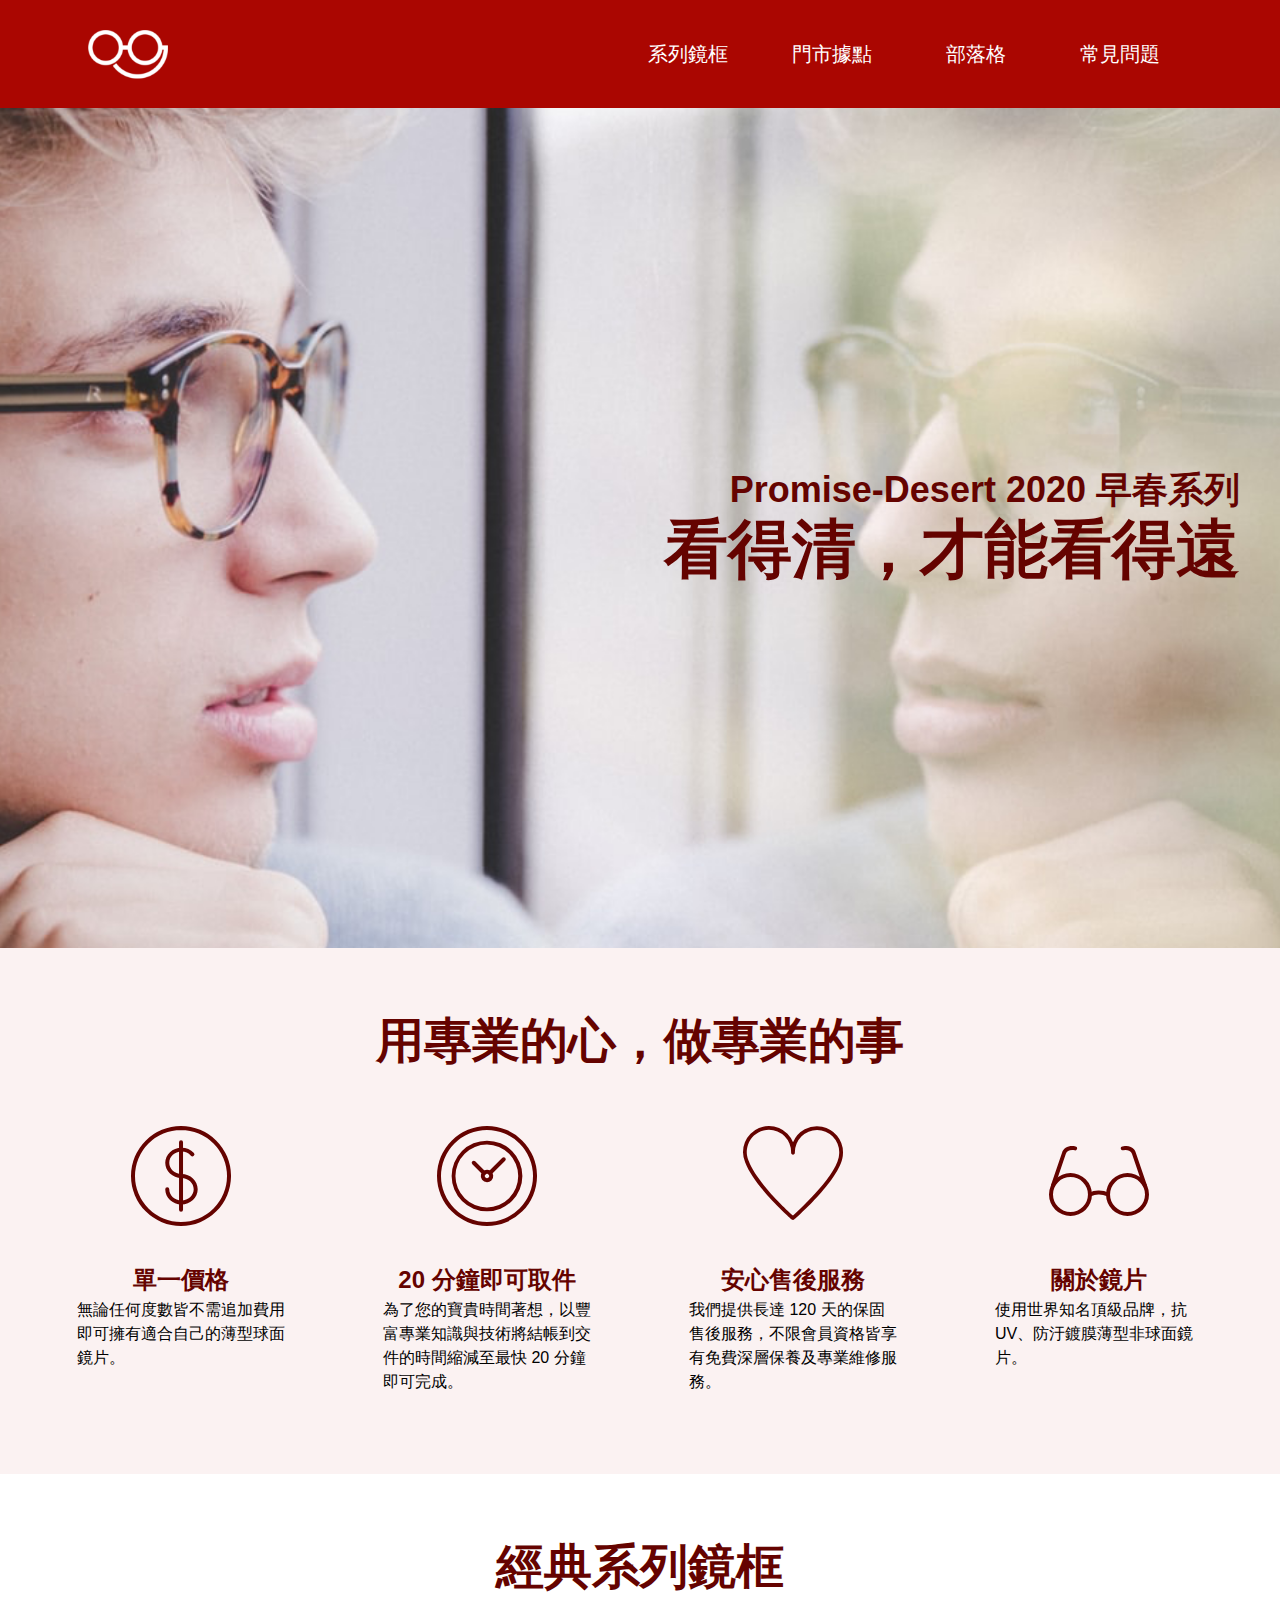
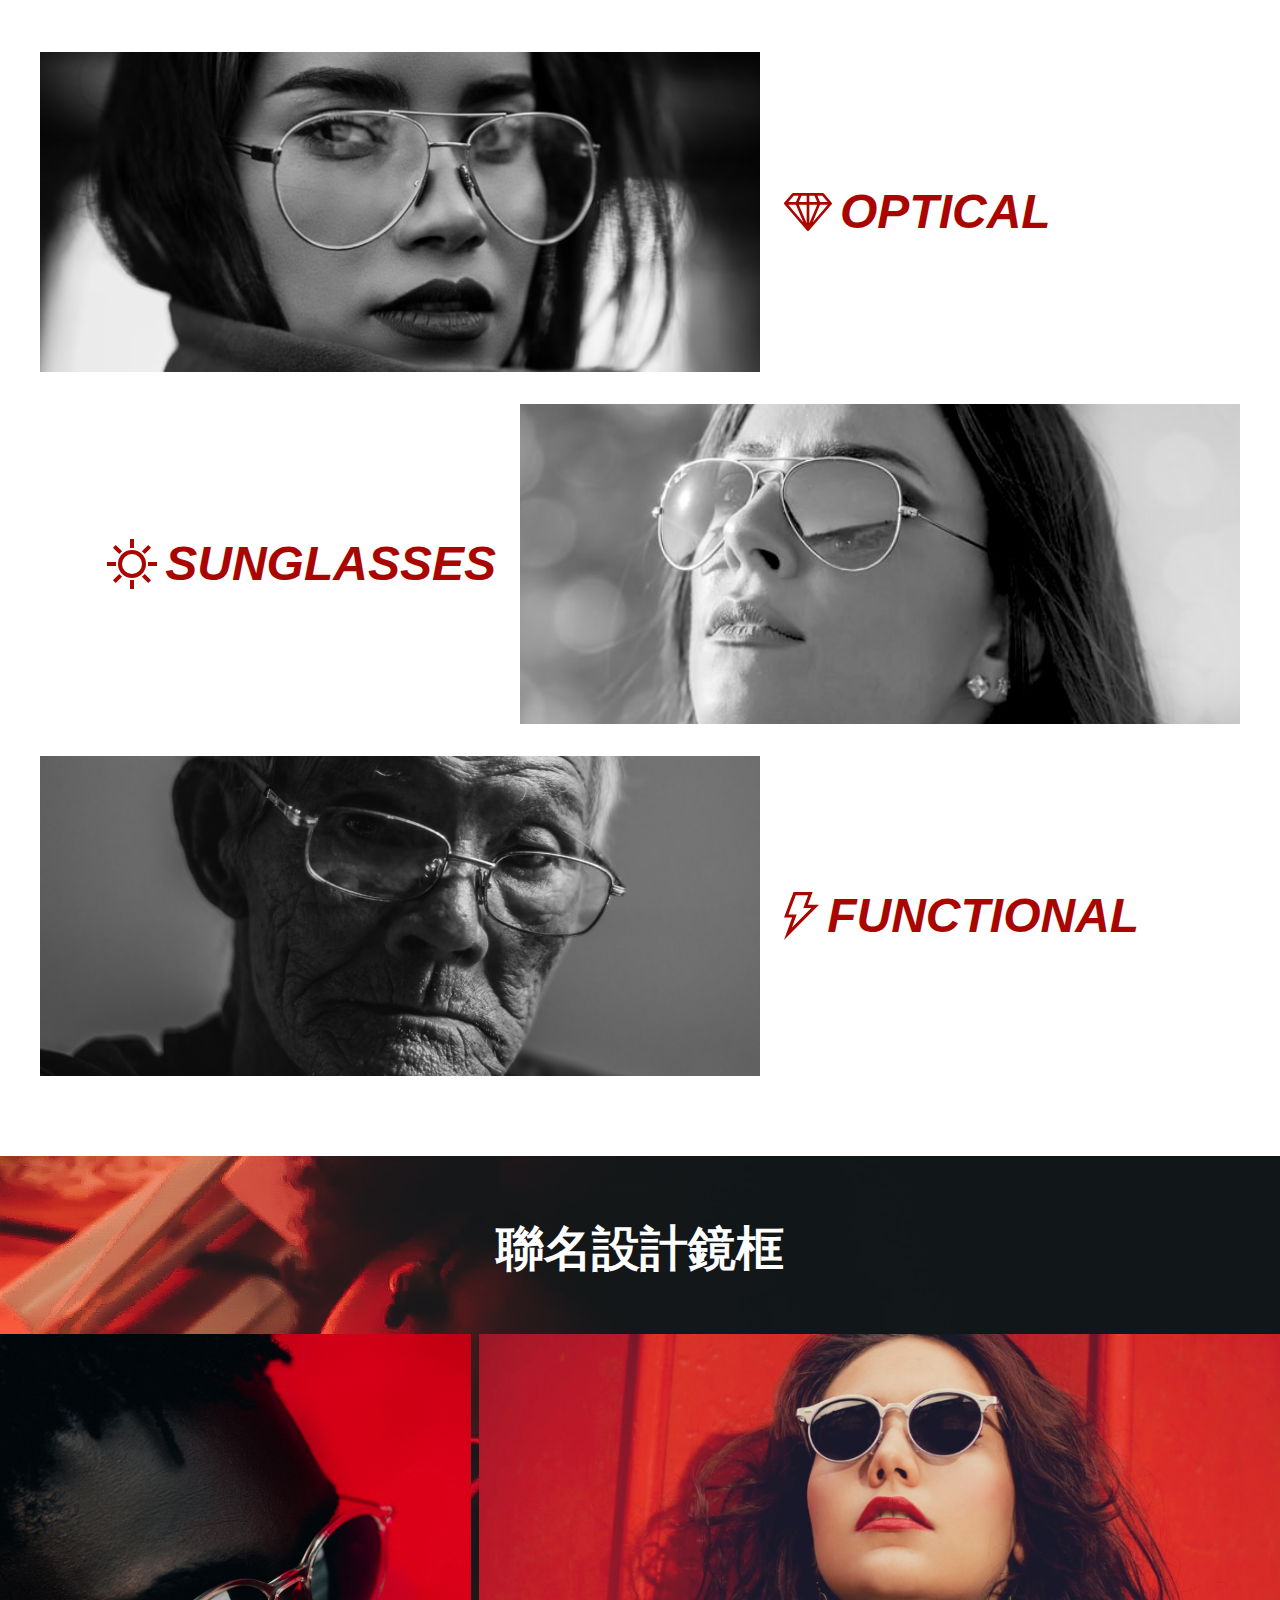
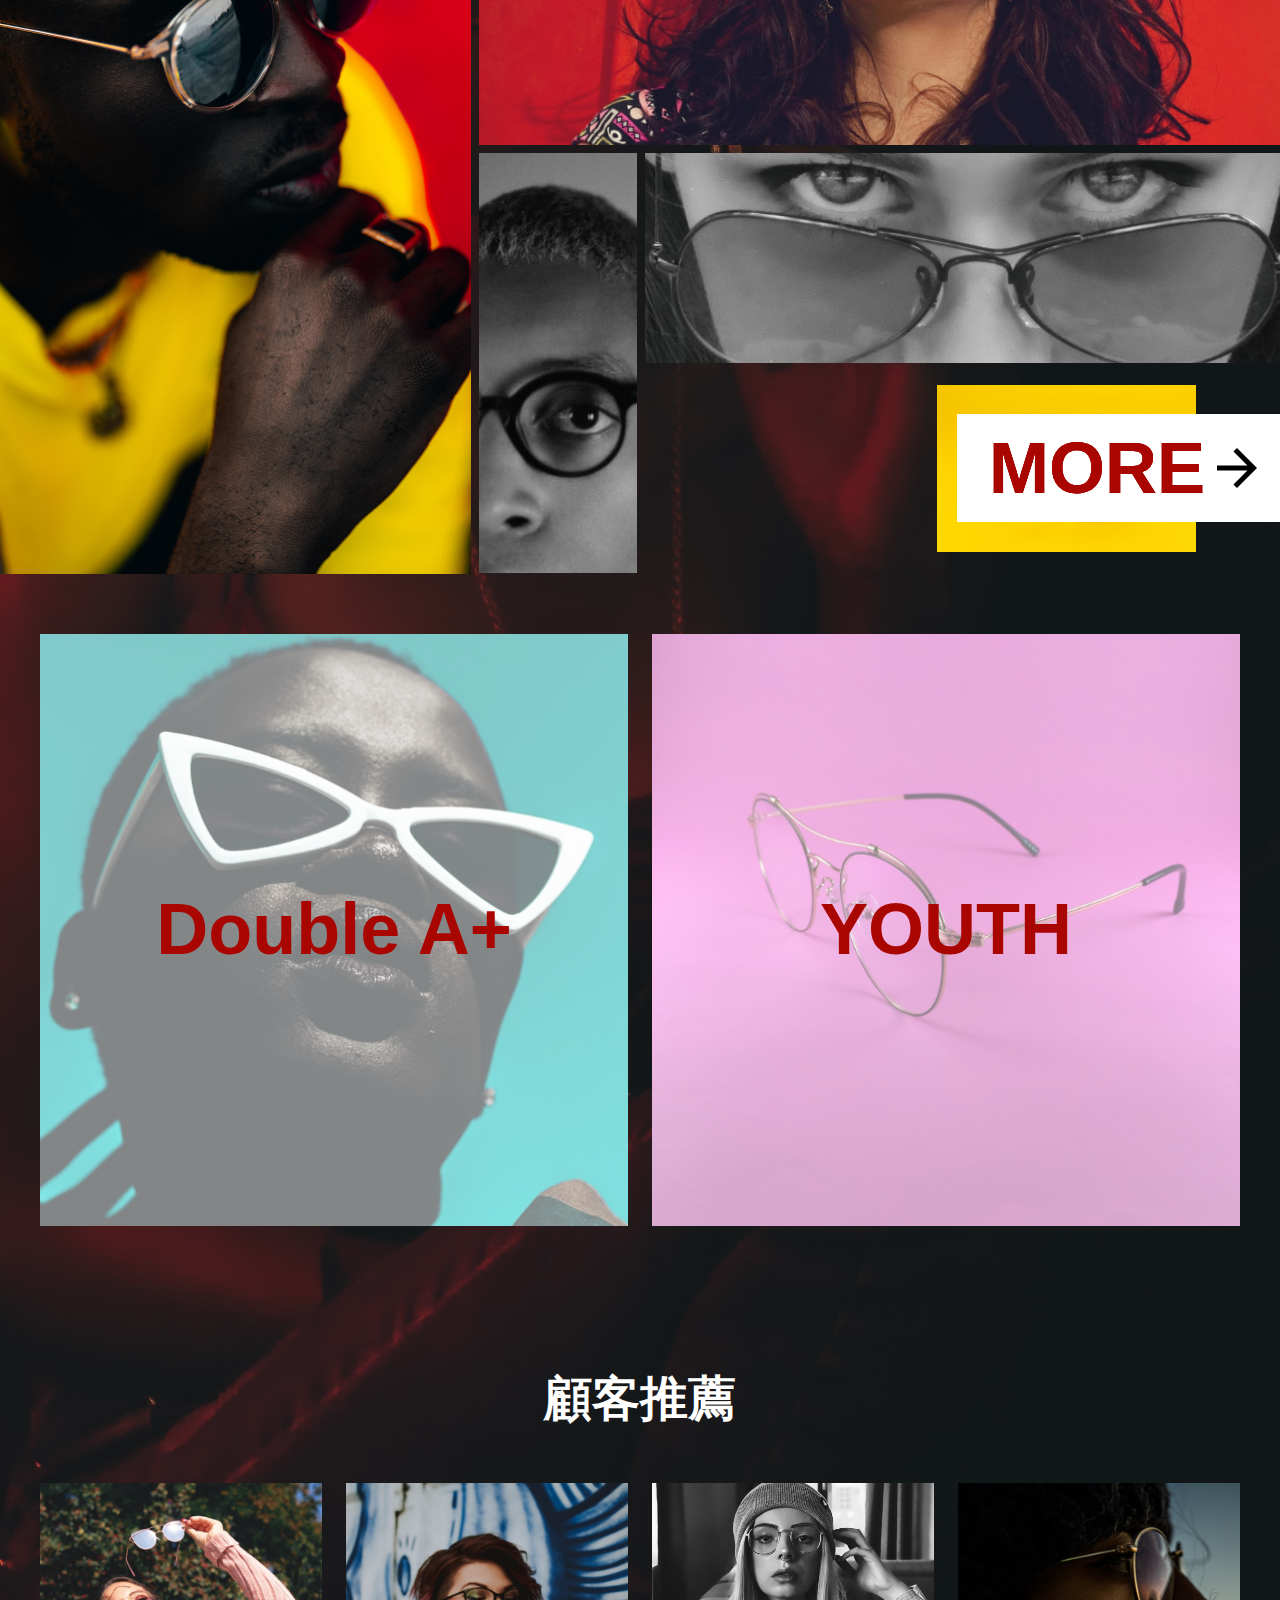
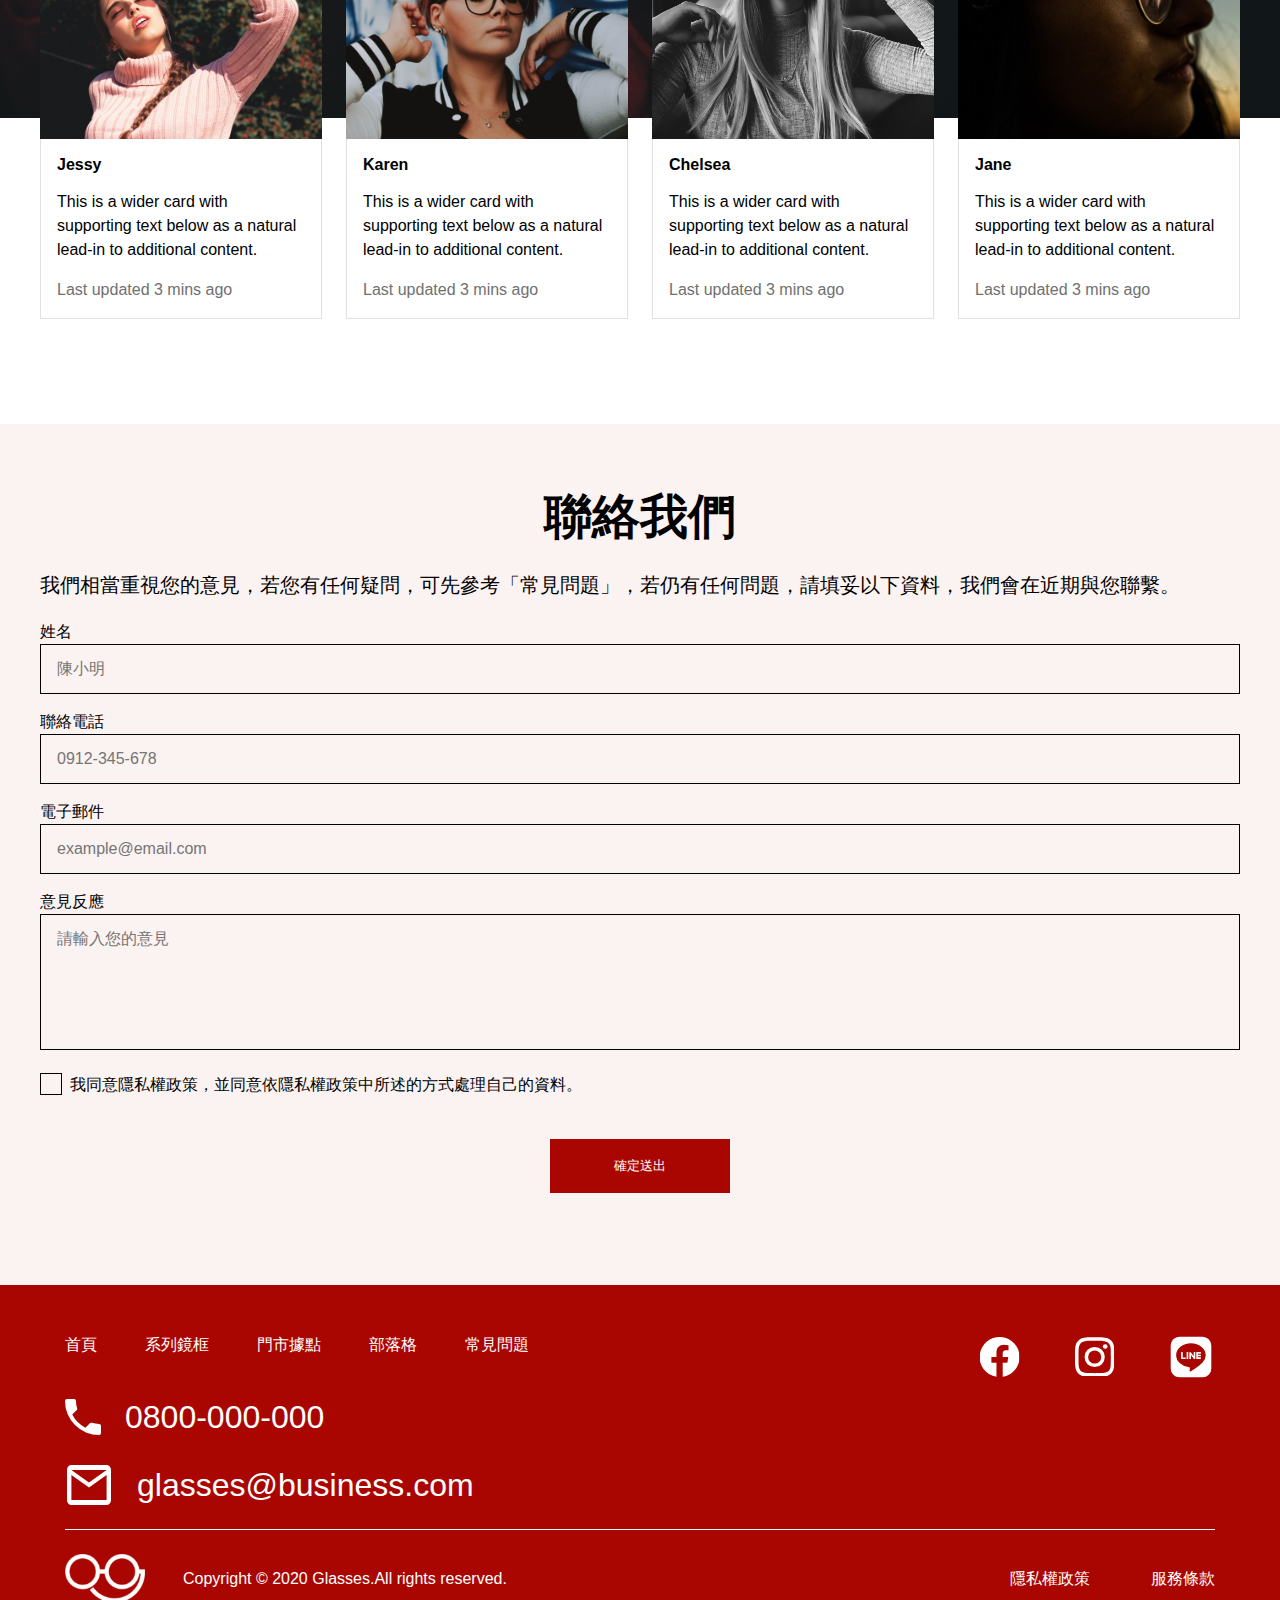
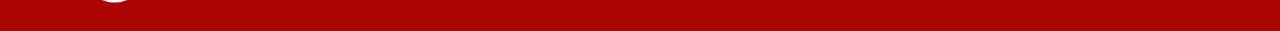
<file: weblive-week 3_rwd1/index.html>
<!DOCTYPE html>
<html lang="en">

<head>
    <meta charset="UTF-8">
    <meta name="viewport" content="width=device-width, initial-scale=1.0">
    <link rel="stylesheet" type="text/css" href="css/all.css">
    <link rel="stylesheet" type="text/css"
        href="https://cdnjs.cloudflare.com/ajax/libs/font-awesome/5.13.0/css/all.min.css">
    <!-- 載入 jQ 核心 -->
    <script src="js/jquery-3.5.0.min.js"></script>
    <!-- 包含選單跟 FAQ -->
    <script src="js/all.js"></script>
    <title>RWD網站</title>
</head>

<body>
    <!-- nav -->
    <nav id="index" class="nav bgc-primary">
        <!-- desktop, pad -->
        <section class="d-sm-none d-flex jc-sb ai-c">
            <h1>
                <a href="#index" class="nav-md-logo">眼鏡行</a>
            </h1>
            <ul class="nav-md-btn d-flex jc-c al-c text-white ta-c">
                <li><a href="#">系列鏡框</a></li>
                <li><a href="#">門市據點</a></li>
                <li><a href="#">部落格</a></li>
                <li><a href="#">常見問題</a></li>
            </ul>
        </section>

        <!-- iphone -->
        <section class="d-md-none d-flex jc-c ai-c">
            <a href="#" class="nav-collapse pos-a">
                <i class="fas fa-bars fa-lg text-white"></i>
            </a>
            <a href="#index">
                <img class="m0-a" src="img/iphone_home/logo-new_1.png" alt="logo">
            </a>
            <ul class="nav-dropdown d-flex flex-column jc-c al-c text-white ta-c">
                <li><a href="#">系列鏡框</a></li>
                <li><a href="#">門市據點</a></li>
                <li><a href="#">部落格</a></li>
                <li><a href="#">常見問題</a></li>
            </ul>
        </section>
    </nav>

    <!-- banner -->
    <header class="banner">
        <div class="banner-container">
            <div class="banner-container__slogan">
                <div class="banner-container__sloganItem">
                    <h3>Promise-Desert 2020 早春系列</h3>
                    <h2>看得清，才能看得遠</h2>
                </div>
            </div>
        </div>
    </header>

    <!-- feature -->
    <section class="feature">
        <h2 class="feature-title">用專業的心，做專業的事</h2>
        <div class="feature-container">
            <div class="feature-card__prcie">
                <div class="feature-card__icon">
                    <img src="img/desktop_home/iconfinder_circle-dollar_430089.svg" alt="icon price">
                </div>
                <div>
                    <h5 class="feature-card__title">單一價格</h5>
                    <p class="feature-card__text">無論任何度數皆不需追加費用 即可擁有適合自己的薄型球面 鏡片。</p>
                </div>
            </div>
            <div class="feature-card__time">
                <div class="feature-card__icon">
                    <img src="img/desktop_home/iconfinder_clock-1_430090.svg" alt="icon time">
                </div>
                <div>
                    <h5 class="feature-card__title">20 分鐘即可取件</h5>
                    <p class="feature-card__text">為了您的寶貴時間著想，以豐 富專業知識與技術將結帳到交 件的時間縮減至最快 20 分鐘 即可完成。</p>
                </div>
            </div>
            <div class="feature-card__heart">
                <div class="feature-card__icon">
                    <img src="img/desktop_home/iconfinder_heart_430099.svg" alt="icon price">
                </div>
                <div>
                    <h5 class="feature-card__title">安心售後服務</h5>
                    <p class="feature-card__text">我們提供長達 120 天的保固售後服務，不限會員資格皆享有免費深層保養及專業維修服務。</p>
                </div>
            </div>
            <div class="feature-card__glasses">
                <div class="feature-card__icon glasses-pt">
                    <img src="img/desktop_home/iconfinder_glasses_430098 (1).svg" alt="icon glasses">
                </div>
                <div>
                    <h5 class="feature-card__title">關於鏡片</h5>
                    <p class="feature-card__text">使用世界知名頂級品牌，抗UV、防汙鍍膜薄型非球面鏡片。</p>
                </div>
            </div>
        </div>
    </section>

    <!-- classic -->
    <section class="classic">
        <h2 class="classic-title">經典系列鏡框</h2>
        <ul class="classic-container">
            <!-- optical -->
            <li class="classic-row">
                <div class="classic-img_container">
                    <div class="classic-img optical-img">
                        <!-- ipone-white-context -->
                        <div class="classic-md-context">
                            <div class="classic-context">
                                <img src="img/iphone_home/iconfinder_44_2529968.svg" alt="white icon diamond">
                                <h3>optical</h3>
                            </div>
                        </div>
                    </div>
                </div>
                <div class="classic-context_container">
                    <div class="classic-context d-flex d-sm-none">
                        <img src="img/desktop_home/iconfinder_44_2529968.svg" alt="icon diamond">
                        <h3>optical</h3>
                    </div>
                </div>
            </li>
            <!-- sunglasses -->
            <li class="classic-row">
                <div class="classic-img_container">
                    <div class="classic-img sunglasses-img">
                        <!-- ipone-white-context -->
                        <div class="classic-md-context">
                            <div class="classic-context">
                                <img src="img/iphone_home/Layer_1.svg" alt="white icon ">

                                <h3>sunglasses</h3>
                            </div>
                        </div>
                    </div>
                </div>
                <div class="classic-context_container">
                    <div class="classic-context d-flex d-sm-none">
                        <img src="img/desktop_home/Layer_1.svg" alt="icon ">

                        <h3>sunglasses</h3>
                    </div>
                </div>
            </li>
            <!-- functional -->
            <li class="classic-row">
                <div class="classic-img_container">
                    <div class="classic-img functional-img">
                        <!-- ipone-white-context -->
                        <div class="classic-md-context">
                            <div class="classic-context">
                                <img src="img/iphone_home/Page-1.svg" alt="white icon lightning">
                                <h3>functional</h3>
                            </div>
                        </div>
                    </div>
                </div>
                <div class="classic-context_container">
                    <div class="classic-context d-flex">
                        <img src="img/desktop_home/Page-1.svg" alt="icon lightning">
                        <h3>functional</h3>
                    </div>
                </div>
            </li>
        </ul>
    </section>

    <!-- co-branding -->
    <section class="co-branding__bgImg">
        <h2 class="co-branding__title">聯名設計鏡框</h2>
        <!-- gallery -->
        <div class="co-branding__container">
            <div class="branding-left_blackBoy mr-1"></div>
            <div class="branding-right">
                <!-- 右上半部 -->
                <div class="h-49 mb-1">
                    <div class="branding-rightTop__girl"></div>
                </div>
                <!-- 右下半部 -->
                <div class="h-50">
                    <div class="branding-rightBottom h-100">
                        <!-- 黑白照片女孩／desktop隱藏 -->
                        <div class="w-100 h-27 d-md-none mb-1">
                            <div class="branding-blackAndWhite-pic-girl"></div>
                        </div>
                        <!-- desktop時的右下方群組 -->
                        <div class="d-flex w-100 h-100 branding-rightBottom__group">
                            <div class="w-20 mr-1">
                                <div class="branding-blackAndWhite-pic-boy mr-1"></div>
                            </div>
                            <div class="d-flex flex-column jc-c w-80 h-100">
                                <div class="h-50 d-sm-none">
                                    <div class="branding-blackAndWhite-pic-girl"></div>
                                </div>
                                <div class="h-50">
                                    <div class="d-flex jc-end ai-c h-100 pos-r z-index-0">
                                        <div class="branding-more d-flex jc-c ai-c">
                                            <p class="more">MORE</p>
                                            <img src="img/desktop_home/ic_arrow_forward_24px.svg" alt="arrow">
                                        </div>
                                    </div>
                                </div>
                            </div>
                        </div>
                    </div>
                </div>
            </div>
        </div>
        <!-- doubleA-youth block -->
        <div class="doubleA-youth__container">
            <div class="doubleA-youth__row d-flex flex-wrap jc-sb pos-r">
                <ul class="doubleA-youth__group">
                    <li class="doubleA__bgimg pos-r">
                        <div class="doubleA-youth__whitebox"></div>
                        <div class="doubleA-youth__title d-flex jc-c ai-c">
                            <h4>Double A+</h4>
                        </div>
                    </li>
                </ul>
                <ul class="doubleA-youth__group">
                    <li class="youth__bgimg pos-r">
                        <div class="doubleA-youth__whitebox"></div>
                        <div class="doubleA-youth__title d-flex jc-c ai-c">
                            <h4>YOUTH</h4>
                        </div>
                    </li>
                </ul>
            </div>
        </div>
        <!-- customer-recommendation -->
        <h2 class="customer__title">顧客推薦</h2>
        <div class="customer__container">
            <ul class="customer__row d-flex flex-wrap jc-sb ai-c">
                <li class="customer__card">
                    <div class="customer__card-img customer-jessy-img"></div>
                    <div class="customer__card-caption">
                        <h5 class="mb-3">Jessy</h5>
                        <p class="mb-3">This is a wider card with supporting text below as a natural lead-in to
                            additional content.
                        </p>
                        <p class="customer__updateTimeFont">Last updated 3 mins ago</p>
                    </div>
                </li>
                <li class="customer__card">
                    <div class="customer__card-img customer-karen-img"></div>
                    <div class="customer__card-caption">
                        <h5 class="mb-3">Karen</h5>
                        <p class="mb-3">This is a wider card with supporting text below as a natural lead-in to
                            additional content.
                        </p>
                        <p class="customer__updateTimeFont">Last updated 3 mins ago</p>
                    </div>
                </li>
                <li class="customer__card">
                    <div class="customer__card-img customer-chelsea-img"></div>
                    <div class="customer__card-caption">
                        <h5 class="mb-3">Chelsea</h5>
                        <p class="mb-3">This is a wider card with supporting text below as a natural lead-in to
                            additional content.
                        </p>
                        <p class="customer__updateTimeFont">Last updated 3 mins ago</p>
                    </div>
                </li>
                <li class="customer__card">
                    <div class="customer__card-img customer-jane-img"></div>
                    <div class="customer__card-caption">
                        <h5 class="mb-3">Jane</h5>
                        <p class="mb-3">This is a wider card with supporting text below as a natural lead-in to
                            additional content.
                        </p>
                        <p class="customer__updateTimeFont">Last updated 3 mins ago</p>
                    </div>
                </li>
            </ul>
        </div>
    </section>


    <!-- contact-us -->
    <section class="contact">
        <div class="contact-container">
            <h2 class="contact-title">聯絡我們</h2>
            <p>我們相當重視您的意見，若您有任何疑問，可先參考「常見問題」，若仍有任何問題，請填妥以下資料，我們會在近期與您聯繫。</p>
            <form action="">
                <div class="contact-input__group">
                    <label for="name">姓名</label>
                    <input type="text" id="name" placeholder="陳小明">
                </div>
                <div class="contact-input__group">
                    <label for="phone">聯絡電話</label>
                    <input type="tel" id="phone" placeholder="0912-345-678">
                </div>
                <div class="contact-input__group">
                    <label for="mail">電子郵件</label>
                    <input type="email" id="mail" placeholder="example@email.com">
                </div>
                <div class="contact-input__group">
                    <label for="feedback">意見反應</label>
                    <textarea name="feedback" id="feedback" cols="30" rows="10" placeholder="請輸入您的意見"></textarea>
                </div>
                <label class="contact-agree__container">
                    我同意隱私權政策，並同意依隱私權政策中所述的方式處理自己的資料。
                    <input type="checkbox">
                    <span class="agree-checkmark"></span>
                </label>
                <div class="d-flex jc-c ai-c">
                    <input type="submit" value="確定送出" class="contact-submit">
                </div>
            </form>
        </div>
    </section>

    <!-- footer -->
    <footer class="footer">
        <section class="footer-container">
            <!-- 上面區塊 -->
            <section class="footer-up">
                <ul class="footer-up-left">
                    <li class="footer-row-nav">
                        <ul class="footer-nav">
                            <li><a href="#">首頁</a></li>
                            <li><a href="#">系列鏡框</a></li>
                            <li><a href="#">門市據點</a></li>
                            <li><a href="#">部落格</a></li>
                            <li><a href="#">常見問題</a></li>
                        </ul>
                    </li>
                    <li class="footer-phone">
                        <div>
                            <a href="tel:+0800-000-000">
                                <img src="img/desktop_home/ic_phone_48px.svg" alt="icon phone">
                            </a>
                        </div>
                        <p>0800-000-000</p>
                    </li>
                    <li class="footer-mail">
                        <div>
                            <a href="mailto:glasses@business.com">
                                <img src="img/desktop_home/ic_mail_outline_24px.svg " alt="icon mail">
                            </a>
                        </div>
                        <p>glasses@business.com</p>
                    </li>
                </ul>
                <ul class="footer-up-right">
                    <li>
                        <a href="#">
                            <img src="img/desktop_home/ic_social_fb.svg" alt="icon fb">
                        </a>
                    </li>
                    <li>
                        <a href="#">
                            <img src="img/desktop_home/ic_social_ig.svg" alt="icon instagram">
                        </a>
                    </li>
                    <li>
                        <a href="#">
                            <img src="img/desktop_home/ic_social_line.svg" alt="icon line">
                        </a>
                    </li>
                </ul>
            </section>
            <!-- 下面區塊 -->
            <section class="footer-bottom">
                <ul class="footer-bottom-left">
                    <li class="d-flex ai-c">
                        <a href="#index" class="footer-md-logo">眼鏡行</a>
                        <p>Copyright © 2020 Glasses.All rights reserved.</p>
                    </li>
                    <li class="footer-rules">
                        <div><a href="#">隱私權政策</a></div>
                        <div><a href="#">服務條款</a></div>
                    </li>
                </ul>
                <div class="footer-bottom-right">
                    <a href="#index" class="footer-sm-logo">眼鏡行</a>
                </div>
            </section>
        </section>
    </footer>
</body>

</html>
</file>
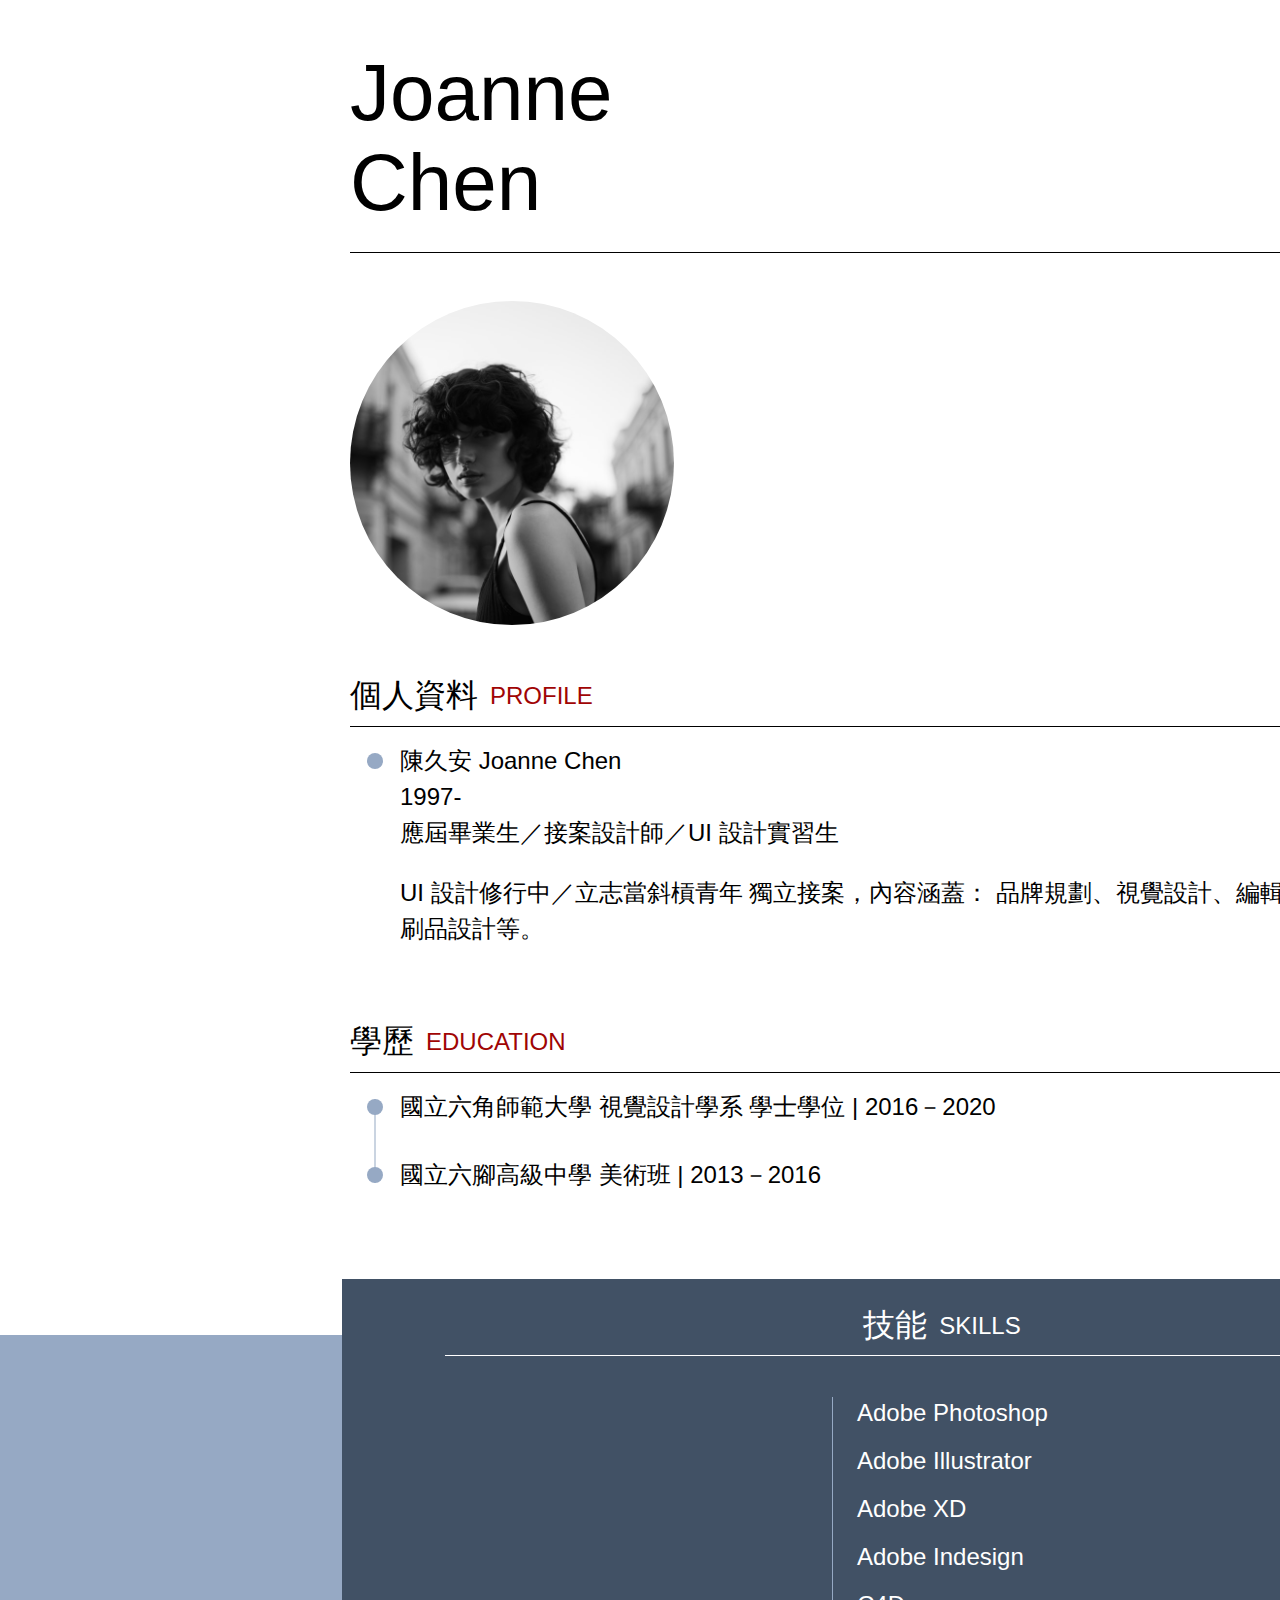
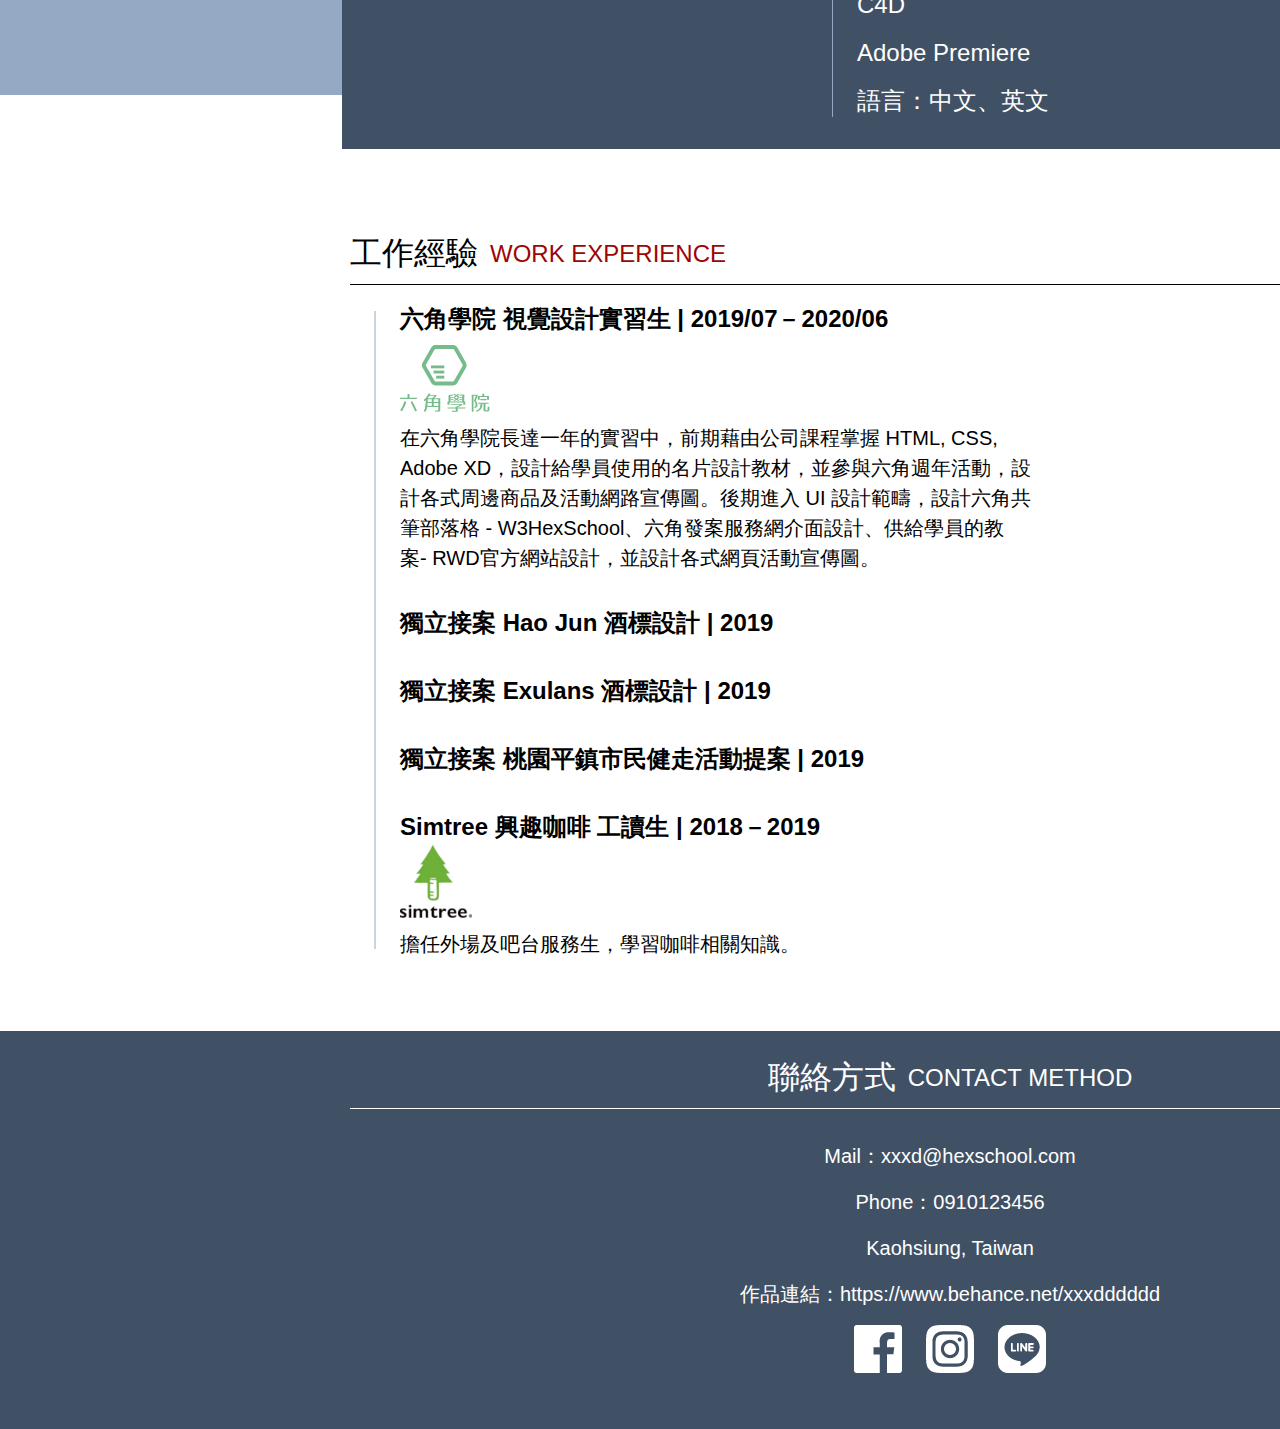
<file: weblive-week 1_resume/resume.html>
<!DOCTYPE html>
<html lang="en">

<head>
    <meta charset="UTF-8">
    <meta name="viewport" content="width=device-width, initial-scale=1.0">
    <link rel="stylesheet" type="text/css" href="css/reset.css">
    <link rel="stylesheet" type="text/css" href="css/style.css">
    <title>Resume Design</title>
</head>

<body>
    <div class="wrap">

        <!-- block: intro -->
        <div class="intro w-1200 mlr-auto mb-142">
            <!-- header -->
            <header class="name font-name nameToBorder__mb">
                <h1>Joanne<br>Chen</h1>
            </header>
            <!-- pro-pic -->
            <div class="pro-pic bdt-b borderToImg__pt">
                <img src="img/pro-pic.png" alt="profile picture">
            </div>
            <ul class="pro d-flex ai-c fw-b titleToBorder__mb">
                <li>
                    <h2 class="font-title">個人資料</h2>
                </li>
                <li>
                    <h3 class="font-enTitle color-enTiltle">PROFILE</h3>
                </li>
            </ul>
            <div class="pro-content pIndent__pl font-p bdt-b borderToP__pt-1">
                <div class="line-point">
                    <p class="mb-3">陳久安 Joanne Chen<br>1997-<br>應屆畢業生／接案設計師／UI 設計實習生</p>
                </div>
                <p class="mb-9">UI 設計修行中／立志當斜槓青年 獨立接案，內容涵蓋： 品牌規劃、視覺設計、編輯設計、標準字、物件及印刷品設計等。</p>
            </div>
            <!-- education -->
            <ul class="edu d-flex ai-c fw-b titleToBorder__mb">
                <li>
                    <h2 class="font-title">學歷</h2>
                </li>
                <li>
                    <h3 class="font-enTitle color-enTiltle">EDUCATION</h3>
                </li>
            </ul>
            <div class="edu-content pIndent__pl font-p bdt-b borderToP__pt-1 line-section">
                <div class="line-point">
                    <p class="mb-4">國立六角師範大學 視覺設計學系 學士學位 | 2016－2020</p>
                </div>
                <div class="line-point">
                    <p>國立六腳高級中學 美術班 | 2013－2016</p>
                </div>
            </div>
        </div>
        <!-- ............. intro end ............. -->

        <!-- block: skill -->
        <div class="ski-bg bgc-lightBlue pos-r">
            <div class="ski w-1200 bgc-darkBlue pos-a pos-top pos-left color-w">
                <div class="ski-title mlr-auto d-flex jc-c ai-c bdb-w">
                    <h2 class="font-title fw-b">技能</h2>
                    <h3 class="font-enTitle">SKILLS</h3>
                </div>
                <ul class="ski-list mlr-auto font-skiList">
                    <li class="mb-2">Adobe Photoshop</li>
                    <li class="mb-2">Adobe Illustrator</li>
                    <li class="mb-2">Adobe XD</li>
                    <li class="mb-2">Adobe Indesign</li>
                    <li class="mb-2">C4D</li>
                    <li class="mb-2">Adobe Premiere</li>
                    <li>語言：中文、英文</li>
                </ul>
            </div>
        </div>
        <!-- ............. skill end ............. -->

        <!-- block: work -->
        <ul class="work w-1200 mlr-auto d-flex ai-c fw-b titleToBorder__mb">
            <li>
                <h2 class="font-title">工作經驗</h2>
            </li>
            <li>
                <h3 class="font-enTitle color-enTiltle">WORK EXPERIENCE</h3>
            </li>
        </ul>
        <ul class="work-content w-1200 mlr-auto bdt-b borderToP__pt-1 pIndent__pl mb-9 line-section">
            <li class="mb-1 font-p_bold">六角學院 視覺設計實習生 | 2019/07－2020/06</li>
            <li class="mb-1"><img src="img/hex.png" alt="hex logo"></li>
            <li class="mb-4 font-p_small">
                在六角學院長達一年的實習中，前期藉由公司課程掌握 HTML, CSS,<br>
                Adobe XD，設計給學員使用的名片設計教材，並參與六角週年活動，設<br>
                計各式周邊商品及活動網路宣傳圖。後期進入 UI 設計範疇，設計六角共<br>
                筆部落格 - W3HexSchool、六角發案服務網介面設計、供給學員的教<br>
                案- RWD官方網站設計，並設計各式網頁活動宣傳圖。
            </li>
            <li class="mb-4 font-p_bold">獨立接案 Hao Jun 酒標設計 | 2019</li>
            <li class="mb-4 font-p_bold">獨立接案 Exulans 酒標設計 | 2019</li>
            <li class="mb-4 font-p_bold">獨立接案 桃園平鎮市民健走活動提案 | 2019</li>
            <li class="font-p_bold">Simtree 興趣咖啡 工讀生 | 2018－2019</li>
            <li class="mb-1"><img src="img/simtree.png" alt="興趣咖啡logo"></li>
            <li class="mb-1 font-p_small">擔任外場及吧台服務生，學習咖啡相關知識。</li>
        </ul>
        <!-- ............. work end ............. -->

        <!-- block: footer -->
        <footer class="contact bgc-darkBlue color-w">
            <div class="w-1200 mlr-auto d-flex jc-c ai-c titleToBorder__mb">
                <h2 class="font-title">聯絡方式</h2>
                <h3 class="font-enTitle">CONTACT METHOD</h3>
            </div>
            <ul class="w-1200 mlr-auto bdt-w borderToP__pt-2 ta-c font-p_small">
                <li class="mb-2">Mail：xxxd@hexschool.com</li>
                <li class="mb-2">Phone：0910123456</li>
                <li class="mb-2">Kaohsiung, Taiwan</li>
                <li class="mb-2">作品連結：https://www.behance.net/xxxdddddd</li>
                <li>
                    <ul class="con-media d-flex jc-c">
                        <li><img src="img/facebook.png" alt="facebook"></li>
                        <li><img src="img/instagram.png" alt="instagram"></li>
                        <li><img src="img/line.png" alt="line"></li>
                    </ul>
                </li>
            </ul>
        </footer>
        <!-- ............. footer end ............. -->

    </div>
    <!-- ............. wrap end ............. -->

</body>

</html>
</file>
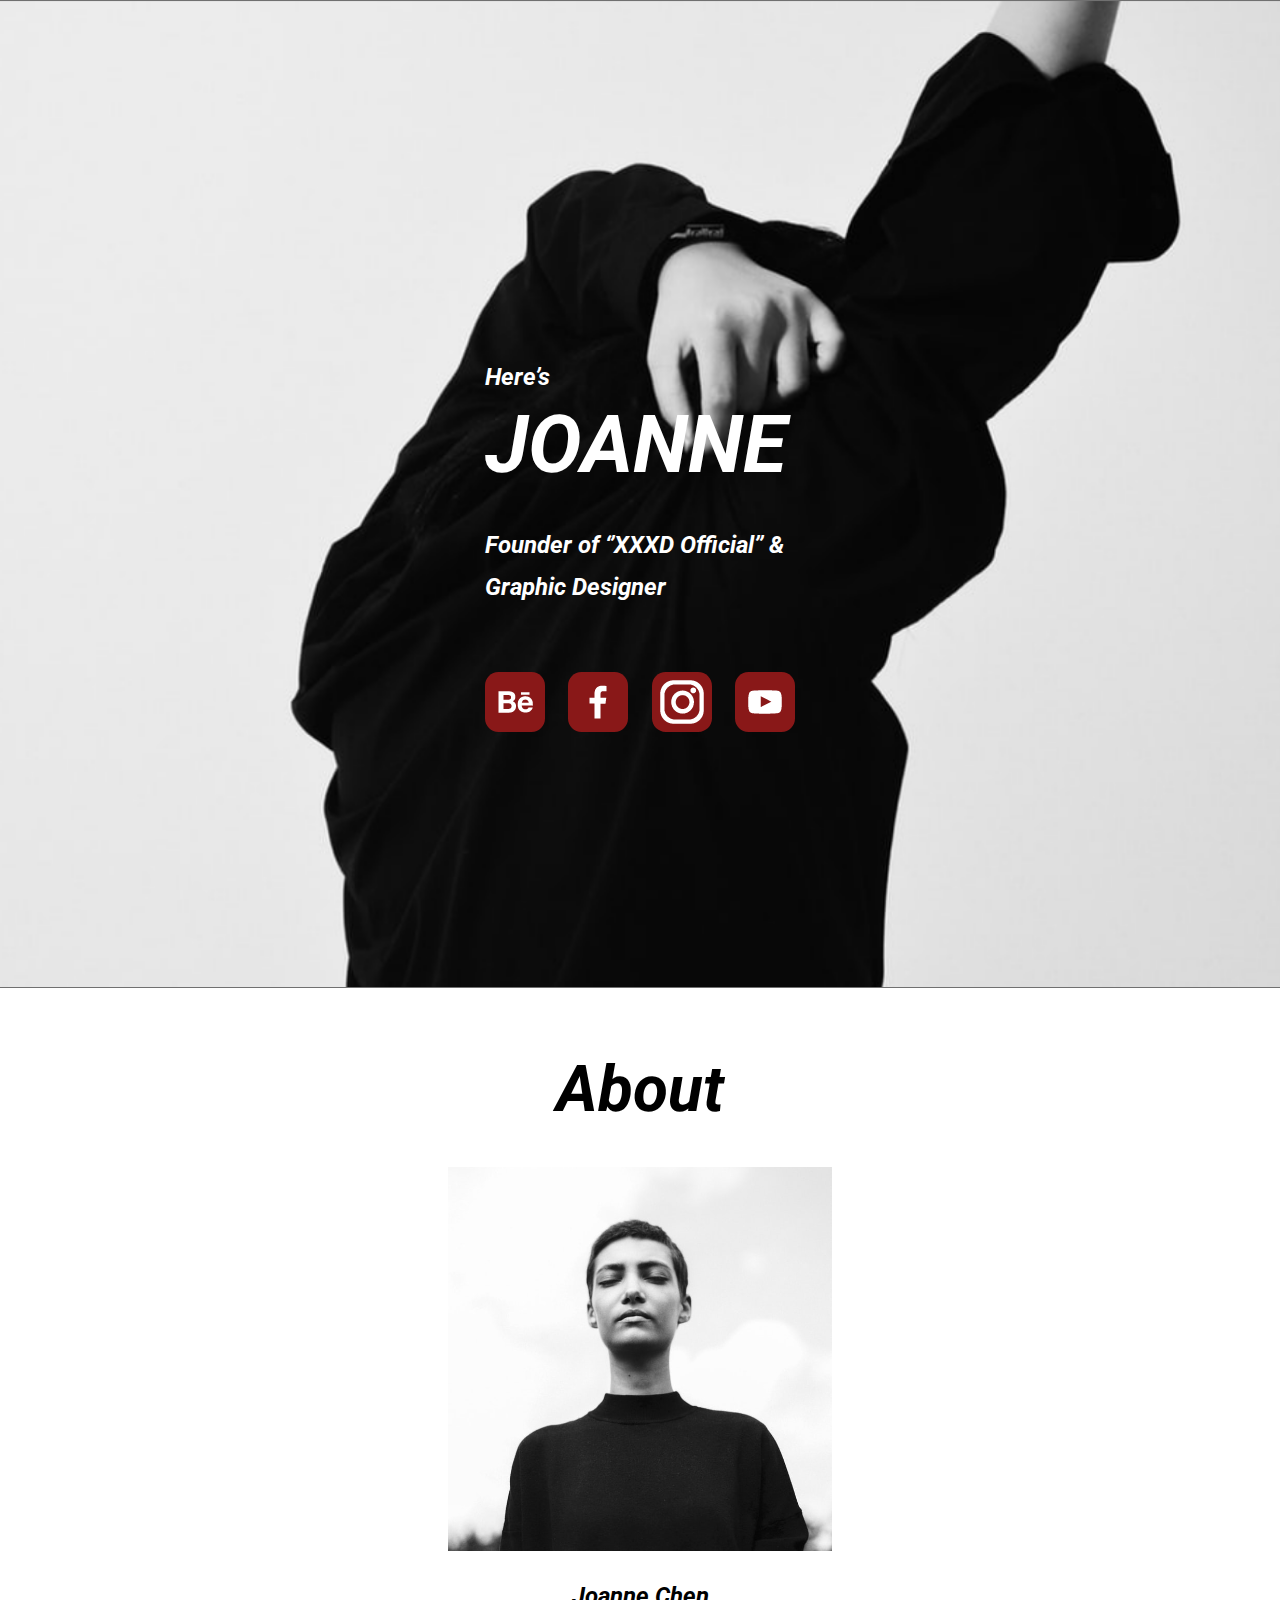
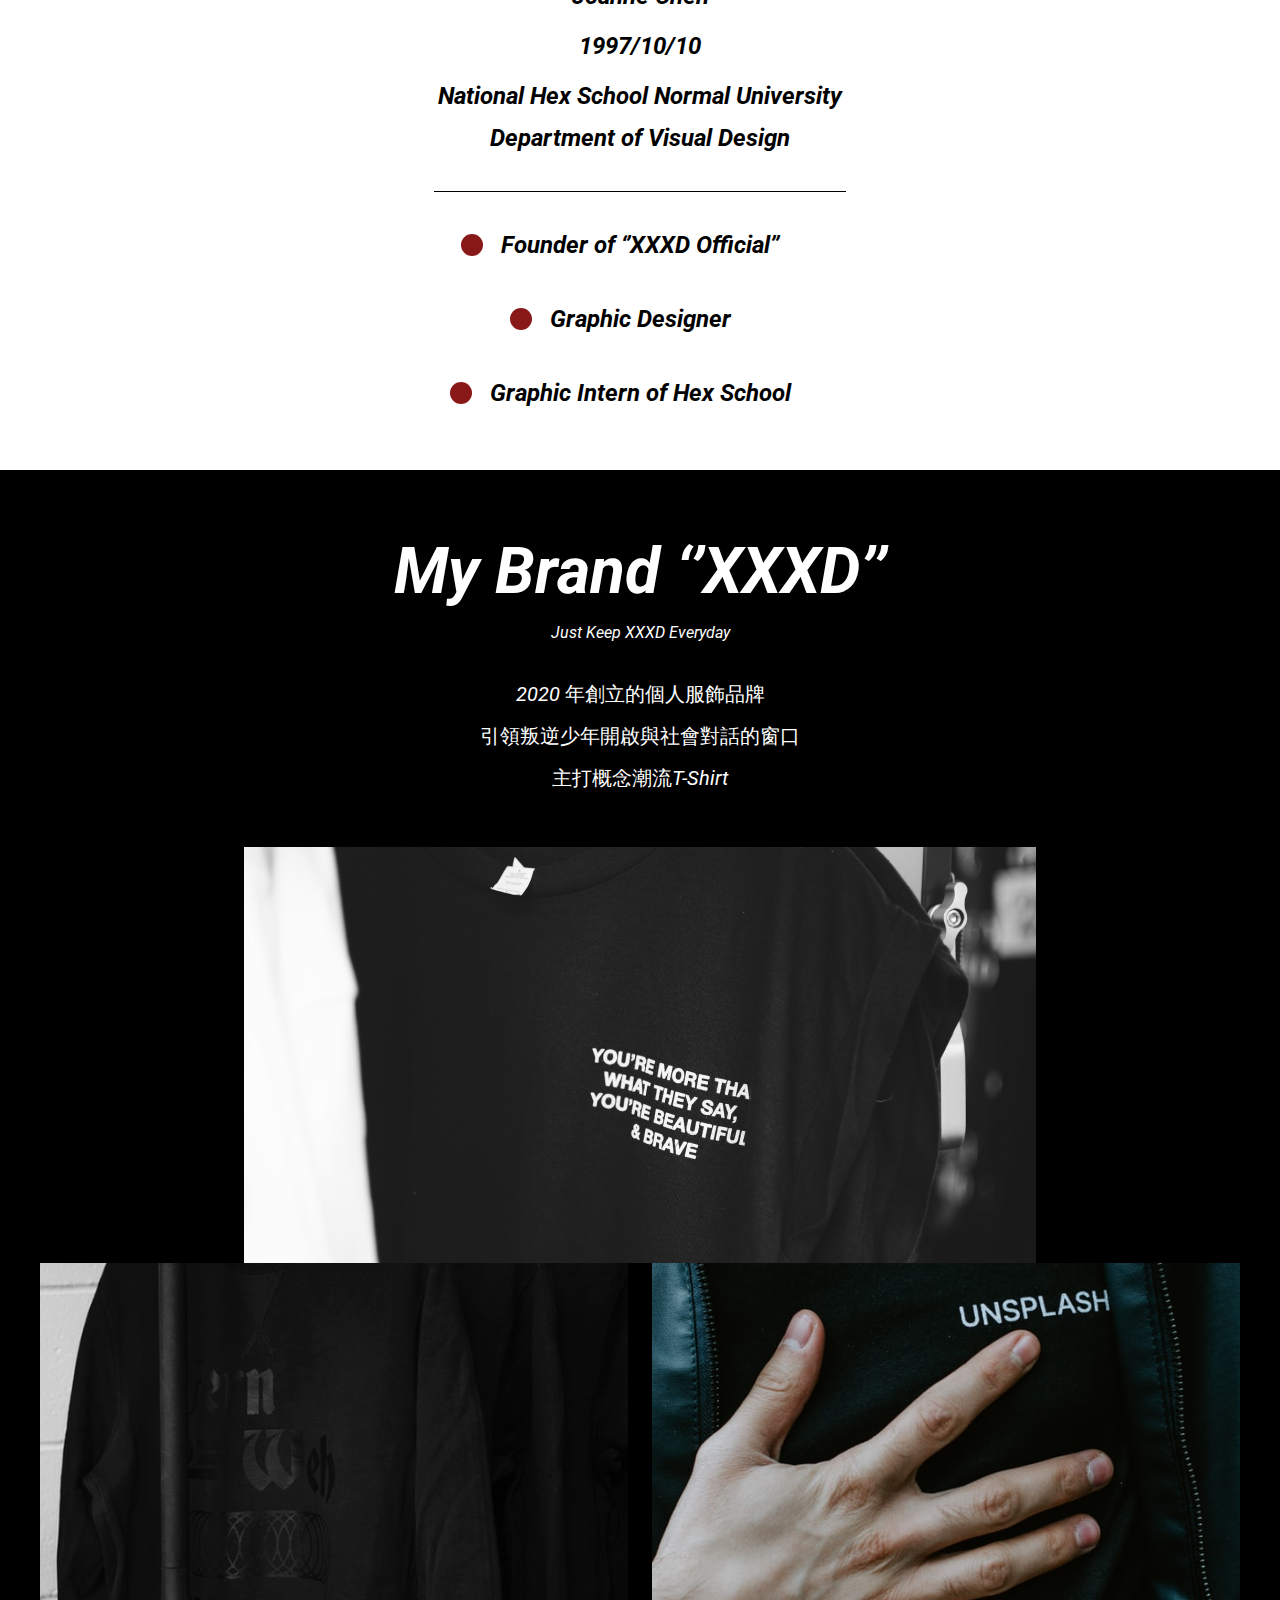
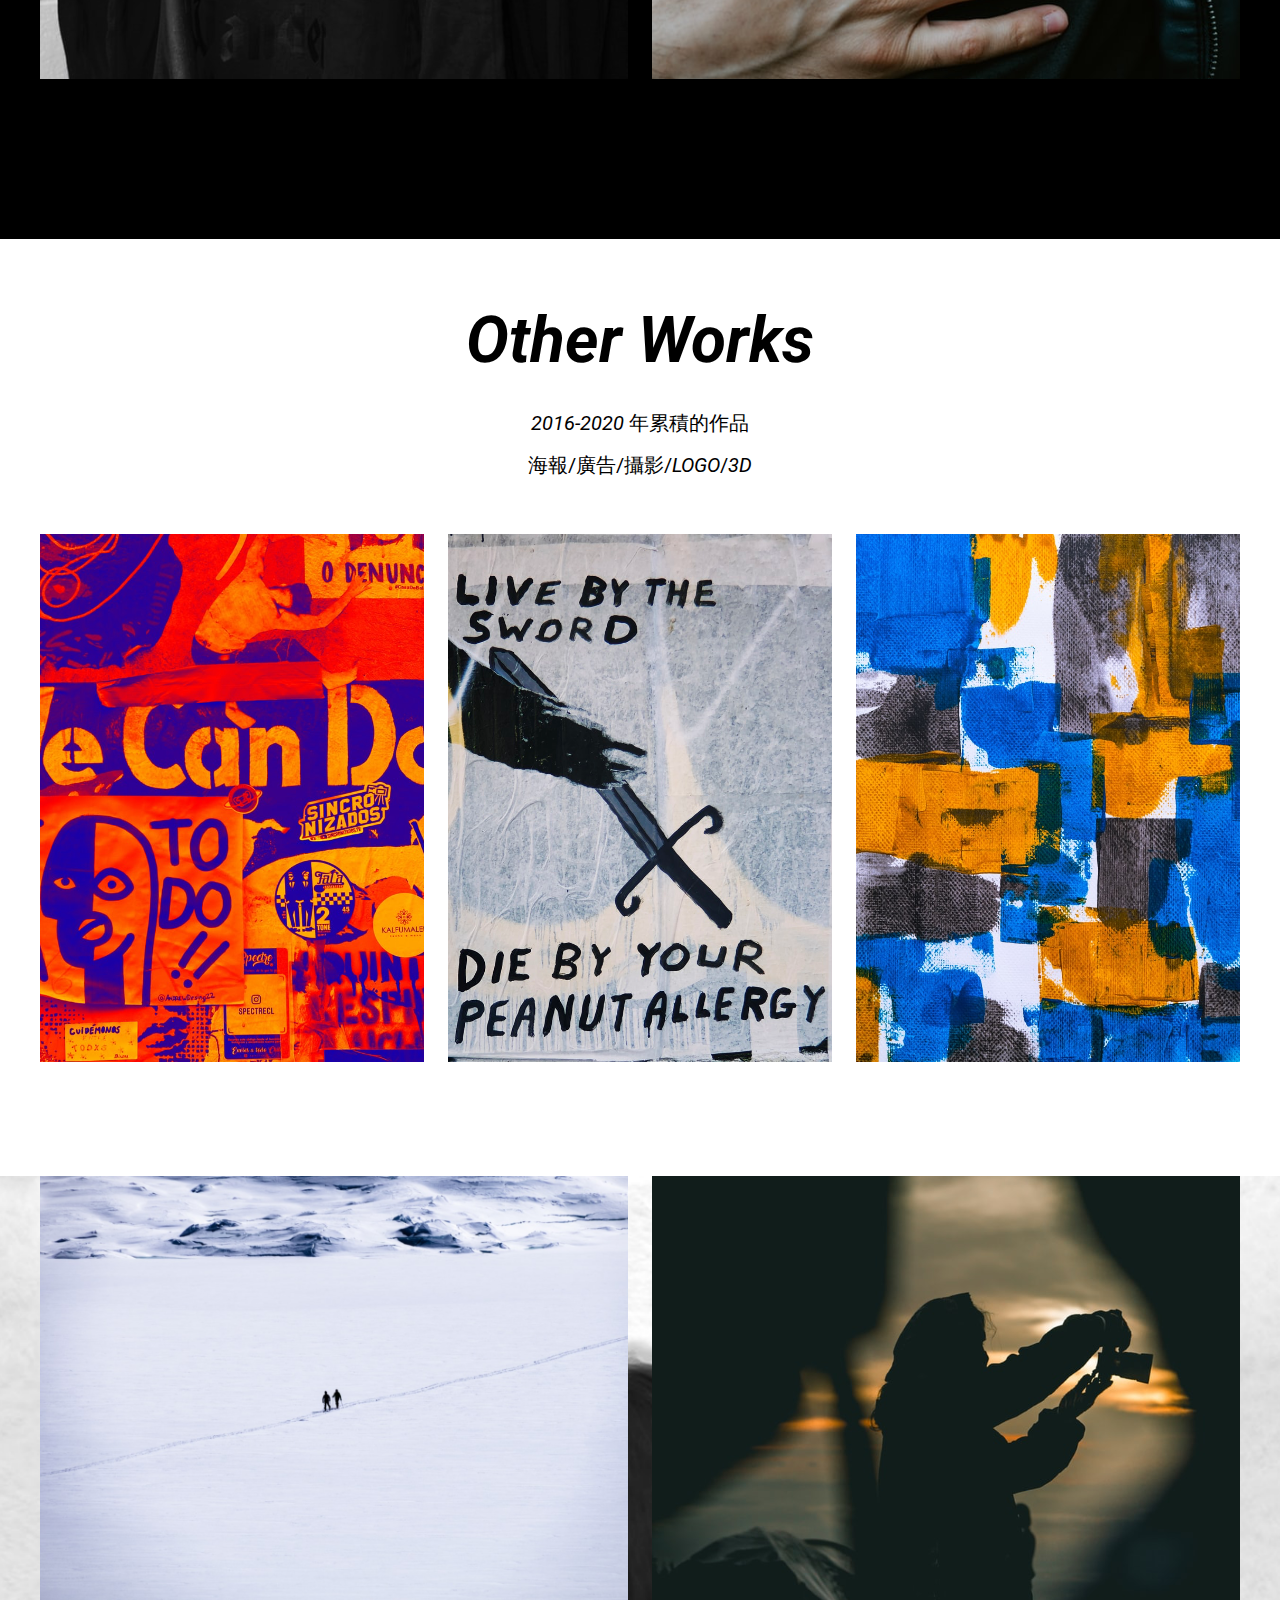
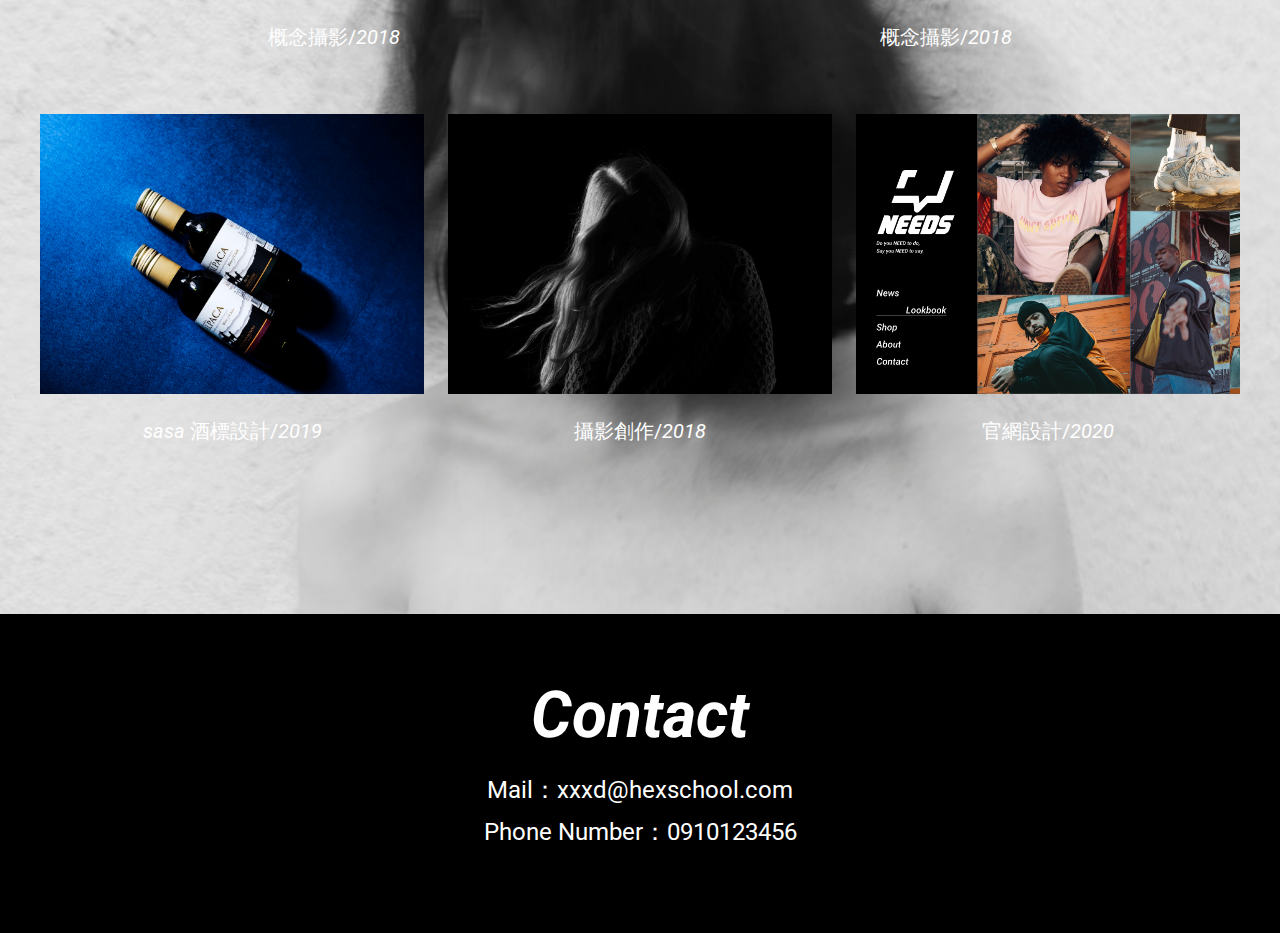
<file: weblive-week 2_website/website.html>
<!DOCTYPE html>
<html lang="en">

<head>
    <meta charset="UTF-8">
    <meta name="viewport" content="width=device-width, initial-scale=1.0">
    <link rel="stylesheet" type="text/css" href="css/reset.css">
    <link rel="stylesheet" type="text/css" href="css/style.css">
    <link
        href="https://fonts.googleapis.com/css2?family=Roboto:ital,wght@0,400;0,500;0,700;0,900;1,400;1,500;1,700;1,900&display=swap"
        rel="stylesheet">
    <title>Website Design</title>
</head>

<body>
    <!-- banner -->
    <header class="banner__bgi">
        <article class="banner__content mlr-auto color-w fw-b fs-i">
            <h3 class="contentFont">Here’s</h3>
            <h1 class="banner__titleFont mb-4 ">JOANNE</h1>
            <p class="contentFont mb-8">Founder of ‘’XXXD Official’’ & Graphic Designer</p>
            <ul class="d-flex jc-space-between">
                <li><img src="img/social-behance.png" alt="behance"></li>
                <li><img src="img/social-facebook.png" alt="facebook"></li>
                <li><img src="img/social-instgram.png" alt="instgram"></li>
                <li><img src="img/social-youtube.png" alt="youtube"></li>
            </ul>
        </article>
    </header>

    <!-- about -->
    <section class="about__content mlr-auto ta-c fw-b fs-i">
        <h2 class="titleFont mb-5">About</h2>
        <div class="mb-3"><img class="mlr-auto" src="img/about-profile-pic.png" alt="profile picture"></div>
        <ul class="fw-b contentFont pos-r">
            <li class="mb-1">Joanne Chen</li>
            <li class="mb-1">1997/10/10</li>
            <li class="about__contentSchool mb-4 mlr-auto">National Hex School Normal University<br>Department of
                Visual
                Design</li>
            <li class="pos-r mb-4"><span class="about__contentExp">Founder of ‘’XXXD Official’’</span></li>
            <li class="pos-r mb-4"><span class="about__contentExp">Graphic Designer</span></li>
            <li class="pos-r"><span class="about__contentExp">Graphic Intern of Hex School</span></li>
        </ul>
    </section>

    <!-- brand -->
    <section class="brand color-w ta-c">
        <h2 class="titleFont mb-2">My Brand ‘’XXXD’’</h2>
        <ul class="mb-6">
            <li class="mb-4 fs-i">Just Keep XXXD Everyday</li>
            <li class="smallFont"><span class="fs-i">2020 </span>年創立的個人服飾品牌</li>
            <li class="smallFont">引領叛逆少年開啟與社會對話的窗口</li>
            <li class="smallFont">主打概念潮流<span class="fs-i">T-Shirt</span></li>
        </ul>
        <img class="mlr-auto" src="img/brand-1.png" alt="brand picture 01">
        <div class="d-flex jc-c">
            <img class="mr-3" src="img/brand-2.png" alt="brand picture 02">
            <img src="img/brand-3.png" alt="brand picture 03">
        </div>
    </section>

    <!-- works -->
    <section class="works__bgi ta-c">
        <h2 class="titleFont mb-3">Other Works</h2>
        <ul class="smallFont mb-6">
            <li><span class="fs-i">2016-2020 </span>年累積的作品</li>
            <li>海報/廣告/攝影/<span class="fs-i">LOGO</span>/<span class="fs-i">3D</span></li>
        </ul>
        <div class="works__gallery mlr-auto">
            <!-- row-1 -->
            <div class="smallFont color-w d-flex jc-space-between mb-7">
                <div>
                    <img class="mb-2" src="img/work-2017-poster-1.png" alt="work-2017-poster-1">
                    <p>海報設計/<span class="fs-i">2017</span></p>
                </div>
                <div>
                    <img class="mb-2" src="img/work-2018-poster-1.png" alt="work-2018-poster-1">
                    <p>海報設計/<span class="fs-i">2017</span></p>
                </div>
                <div>
                    <img class="mb-2" src="img/work-2018-poster-2.png" alt="work-2018-poster-2">
                    <p>海報設計/<span class="fs-i">2017</span></p>
                </div>
            </div>
            <!-- row-2 -->
            <div class="smallFont color-w d-flex jc-space-between mb-7">
                <div>
                    <img class="mb-2" src="img/work-2018-photograph-1.png" alt="work-2018-photograph-1">
                    <p>概念攝影/<span class="fs-i">2018</span></p>
                </div>
                <div>
                    <img class="mb-2" src="img/work-2018-photograph-2.png" alt="work-2018-photograph-2">
                    <p>概念攝影/<span class="fs-i">2018</span></p>
                </div>
            </div>
            <!-- row-3 -->
            <div class="smallFont color-w d-flex jc-space-between">
                <div>
                    <img class="mb-2" src="img/work-2019-winelabel-1.png" alt="work-2019-winelabel-1">
                    <p><span class="fs-i">sasa</span> 酒標設計/<span class="fs-i">2019</span></p>
                </div>
                <div>
                    <img class="mb-2" src="img/work-2018-photograph-3.png" alt="work-2018-photograph-3">
                    <p>攝影創作/<span class="fs-i">2018</span></p>
                </div>
                <div>
                    <img class="mb-2" src="img/work-2020-website-1.png" alt="work-2020-website-1">
                    <p>官網設計/<span class="fs-i">2020</span></p>
                </div>
            </div>
        </div>
    </section>
    <!-- contact -->
    <footer class="contact color-w ta-c">
        <h2 class="titleFont mb-2">Contact</h2>
        <ul class="contentFont">
            <li><a href="mailto:xxxd@hexschool.com" class="color-w">Mail：xxxd@hexschool.com</a></li>
            <li><a href="tel:0910123456" class="color-w">Phone Number：0910123456</a></li>
        </ul>
    </footer>

</body>

</html>
</file>
<file: weblive-week 3_rwd1/css/all.css>
@charset "UTF-8";
/* _____________________ color _____________________ */
/* _____________________ width, height _____________________ */
/* _____________________ text _____________________ */
/* _____________________ media query _____________________ */
/* http://meyerweb.com/eric/tools/css/reset/ 
   v2.0 | 20110126
   License: none (public domain)
*/
html, body, div, span, applet, object, iframe,
h1, h2, h3, h4, h5, h6, p, blockquote, pre,
a, abbr, acronym, address, big, cite, code,
del, dfn, em, img, ins, kbd, q, s, samp,
small, strike, strong, sub, sup, tt, var,
b, u, i, center,
dl, dt, dd, ol, ul, li,
fieldset, form, label, legend,
table, caption, tbody, tfoot, thead, tr, th, td,
article, aside, canvas, details, embed,
figure, figcaption, footer, header, hgroup,
menu, nav, output, ruby, section, summary,
time, mark, audio, video {
  margin: 0;
  padding: 0;
  border: 0;
  font-size: 100%;
  font: inherit;
  vertical-align: baseline;
}

/* HTML5 display-role reset for older browsers */
article, aside, details, figcaption, figure,
footer, header, hgroup, menu, nav, section {
  display: block;
}

body {
  line-height: 1;
}

ol, ul {
  list-style: none;
}

blockquote, q {
  quotes: none;
}

blockquote:before, blockquote:after,
q:before, q:after {
  content: '';
  content: none;
}

table {
  border-collapse: collapse;
  border-spacing: 0;
}

/* ___________________shan reset___________________ */
*, ::before, ::after {
  -webkit-box-sizing: border-box;
          box-sizing: border-box;
}

img {
  max-width: 100%;
  /* img設最大寬度為100％，自適應父層元素，最大不會超過圖檔本身尺寸大小*/
  height: auto;
  display: block;
  /* 清除img下方多出的2-3px*/
}

a {
  display: block;
  text-decoration: none;
  color: inherit;
}

textarea {
  resize: none;
}

/* _____________________ typography _____________________ */
html, body {
  font-family: -apple-system, BlinkMacSystemFont, "Segoe UI", "Microsoft JhengHei", Roboto, "Helvetica Neue", Arial, sans-serif;
  font-size: 16px;
  line-height: 1.5;
}

@media screen and (max-width: 992px) {
  html, body {
    font-size: 11px;
  }
}

@media screen and (max-width: 767px) {
  html, body {
    font-size: 9px;
  }
}

h1, h2, h3, h4, h5, h6 {
  line-height: 1.2;
  font-weight: bold;
}

/* _____________________ component _____________________ */
.bgc-primary {
  background-color: #AA0601;
}

.text-white {
  color: #fff;
}

.d-flex {
  display: -webkit-box;
  display: -ms-flexbox;
  display: flex;
}

.d-md-none {
  display: none;
}

@media screen and (max-width: 767px) {
  .d-md-none {
    display: block;
  }
}

@media screen and (max-width: 767px) {
  .d-sm-none {
    display: none;
  }
}

.flex-column {
  -webkit-box-orient: vertical;
  -webkit-box-direction: normal;
      -ms-flex-direction: column;
          flex-direction: column;
}

.flex-wrap {
  -ms-flex-wrap: wrap;
      flex-wrap: wrap;
}

.jc-c {
  -webkit-box-pack: center;
      -ms-flex-pack: center;
          justify-content: center;
}

.jc-end {
  -webkit-box-pack: end;
      -ms-flex-pack: end;
          justify-content: flex-end;
}

.jc-sb {
  -webkit-box-pack: justify;
      -ms-flex-pack: justify;
          justify-content: space-between;
}

.ai-c {
  -webkit-box-align: center;
      -ms-flex-align: center;
          align-items: center;
}

.pos-r {
  position: relative;
}

.pos-a {
  position: absolute;
}

.ta-c {
  text-align: center;
}

.co-branding__ml {
  margin-left: -165px;
}

@media screen and (max-width: 992px) {
  .co-branding__ml {
    margin-left: 0;
  }
}

.co-branding__mr {
  margin-right: -166px;
}

@media screen and (max-width: 992px) {
  .co-branding__mr {
    margin-right: 0;
  }
}

.m0-a {
  margin: 0 auto;
}

.mr-1 {
  margin-right: 0.5rem;
}

.mr-2 {
  margin-right: 1rem;
}

.mr-3 {
  margin-right: 5.25rem;
}

.mr-4 {
  margin-right: 40px;
}

.mb-1 {
  margin-bottom: 0.5rem;
}

.mb-2 {
  margin-bottom: 1rem;
}

.mb-3 {
  margin-bottom: 16px;
}

.h-20 {
  height: 20%;
}

.h-27 {
  height: 27%;
}

.h-30 {
  height: 30%;
}

.h-49 {
  height: 49%;
}

.h-50 {
  height: 50%;
}

.h-65 {
  height: 65%;
}

.h-70 {
  height: 70%;
}

.h-80 {
  height: 80%;
}

.h-100 {
  height: 100%;
}

.w-20 {
  width: 20%;
}

.w-50 {
  width: 50%;
}

.w-80 {
  width: 80%;
}

.w-100 {
  width: 100%;
}

.z-index-0 {
  z-index: 0;
}

/* _____________________ nav _____________________ */
.nav {
  position: relative;
  padding: 0px 88px;
  font-size: 20px;
}

@media screen and (max-width: 992px) {
  .nav {
    padding: 0px 48px;
  }
}

@media screen and (max-width: 767px) {
  .nav {
    padding: 10px 0px;
  }
}

.nav-md-logo {
  background-image: url(../img/desktop_home/logo-new_1.png);
  width: 80px;
  height: 49px;
  text-indent: 101%;
  white-space: nowrap;
  overflow: hidden;
}

.nav-md-btn li {
  width: 144px;
}

.nav-md-btn a {
  display: block;
  padding-top: 39px;
  padding-bottom: 32px;
  border-bottom: 7px solid transparent;
}

.nav-md-btn a:hover {
  border-bottom: 7px solid #fff;
}

.nav-collapse {
  top: 50%;
  left: 16px;
  -webkit-transform: translateY(-50%);
          transform: translateY(-50%);
}

.nav-dropdown {
  position: absolute;
  width: 100%;
  top: 100%;
  background-color: #AA0601;
  max-height: 0px;
  overflow: hidden;
  -webkit-transition: max-height .6s ease-in-out;
  transition: max-height .6s ease-in-out;
}

.nav-dropdown a {
  padding: 14px 0px;
}

.nav-dropdown li {
  border-top: 1px solid #fff;
}

.nav-dropdown li:last-child {
  border-bottom: 1px solid #fff;
}

.nav-dropdown.open {
  max-height: 240px;
}

/* _____________________ footer _____________________ */
.footer {
  background-color: #AA0601;
  color: #fff;
}

.footer-container {
  max-width: 1200px;
  margin: 0 auto;
  padding: 48px 25px 28px;
}

@media screen and (max-width: 992px) {
  .footer-container {
    max-width: 672px;
    padding: 40px 0px;
  }
}

@media screen and (max-width: 767px) {
  .footer-container {
    max-width: 352px;
    padding: 24px 0px;
  }
}

.footer-up {
  display: -webkit-box;
  display: -ms-flexbox;
  display: flex;
  -webkit-box-pack: justify;
      -ms-flex-pack: justify;
          justify-content: space-between;
  border-bottom: 1px solid #fff;
  margin-bottom: 24px;
}

.footer-up-left {
  display: -webkit-box;
  display: -ms-flexbox;
  display: flex;
  -webkit-box-orient: vertical;
  -webkit-box-direction: normal;
      -ms-flex-direction: column;
          flex-direction: column;
  width: 60%;
}

.footer-row-nav {
  display: -webkit-box;
  display: -ms-flexbox;
  display: flex;
  margin-bottom: 2.3rem;
}

@media screen and (max-width: 767px) {
  .footer-row-nav {
    display: none;
  }
}

.footer-nav {
  display: -webkit-box;
  display: -ms-flexbox;
  display: flex;
}

.footer-nav li {
  padding-right: 3rem;
}

.footer-phone, .footer-mail {
  display: -webkit-box;
  display: -ms-flexbox;
  display: flex;
  -webkit-box-align: center;
      -ms-flex-align: center;
          align-items: center;
  margin-bottom: 20px;
}

@media screen and (max-width: 992px) {
  .footer-phone img, .footer-mail img {
    width: 30px;
  }
}

@media screen and (max-width: 767px) {
  .footer-phone img, .footer-mail img {
    width: 13px;
  }
}

.footer-phone p, .footer-mail p {
  font-size: 2rem;
  padding-left: 1.5rem;
}

@media screen and (max-width: 992px) {
  .footer-phone p, .footer-mail p {
    font-size: 20px;
    padding-left: 12px;
  }
}

@media screen and (max-width: 767px) {
  .footer-phone p, .footer-mail p {
    font-size: 16px;
    padding-left: 8px;
  }
}

.footer-up-right {
  display: -webkit-box;
  display: -ms-flexbox;
  display: flex;
  -webkit-box-pack: end;
      -ms-flex-pack: end;
          justify-content: flex-end;
  -webkit-box-align: start;
      -ms-flex-align: start;
          align-items: start;
  width: 40%;
}

@media screen and (max-width: 992px) {
  .footer-up-right img {
    width: 24px;
  }
}

.footer-up-right li {
  padding-right: 3rem;
}

.footer-up-right li:last-child {
  padding-right: 0px;
}

.footer-bottom {
  display: -webkit-box;
  display: -ms-flexbox;
  display: flex;
  -webkit-box-pack: justify;
      -ms-flex-pack: justify;
          justify-content: space-between;
}

.footer-bottom-left {
  width: 100%;
  display: -webkit-box;
  display: -ms-flexbox;
  display: flex;
  -webkit-box-pack: justify;
      -ms-flex-pack: justify;
          justify-content: space-between;
  -webkit-box-align: center;
      -ms-flex-align: center;
          align-items: center;
}

@media screen and (max-width: 767px) {
  .footer-bottom-left {
    width: 75%;
    -webkit-box-orient: vertical;
    -webkit-box-direction: normal;
        -ms-flex-direction: column;
            flex-direction: column;
    -webkit-box-align: start;
        -ms-flex-align: start;
            align-items: start;
  }
}

.footer-md-logo {
  background-image: url(../img/desktop_home/logo-new_1.png);
  width: 80px;
  height: 49px;
  margin-right: 38px;
  text-indent: 101%;
  white-space: nowrap;
  overflow: hidden;
}

@media screen and (max-width: 992px) {
  .footer-md-logo {
    display: none;
  }
}

.footer-rules {
  display: -webkit-box;
  display: -ms-flexbox;
  display: flex;
  -webkit-box-pack: end;
      -ms-flex-pack: end;
          justify-content: flex-end;
}

.footer-rules div {
  padding-left: 3.8rem;
}

@media screen and (max-width: 767px) {
  .footer-rules {
    -webkit-box-orient: vertical;
    -webkit-box-direction: normal;
        -ms-flex-direction: column;
            flex-direction: column;
    -webkit-box-pack: start;
        -ms-flex-pack: start;
            justify-content: flex-start;
  }
  .footer-rules div {
    padding-left: 0;
    margin-top: 8px;
  }
}

.footer-bottom-right {
  display: none;
}

@media screen and (max-width: 767px) {
  .footer-bottom-right {
    display: -webkit-box;
    display: -ms-flexbox;
    display: flex;
    -webkit-box-pack: end;
        -ms-flex-pack: end;
            justify-content: flex-end;
    -webkit-box-align: end;
        -ms-flex-align: end;
            align-items: flex-end;
    width: 25%;
  }
}

.footer-sm-logo {
  background-image: url(../img/iphone_home/logo-new_1.png);
  width: 46px;
  height: 28px;
  text-indent: 101%;
  white-space: nowrap;
  overflow: hidden;
}

.banner {
  background-image: url(../img/desktop_home/68.png);
  background-repeat: no-repeat;
  background-position: center center;
  background-size: cover;
  height: 840px;
}

@media screen and (max-width: 992px) {
  .banner {
    background: url(../img/tablet_home/68.png);
    background-repeat: no-repeat;
    background-position: center center;
    background-size: cover;
  }
}

@media screen and (max-width: 767px) {
  .banner {
    background: url(../img/iphone_home/68.png);
    background-repeat: no-repeat;
    background-position: center center;
    background-size: cover;
    height: 349px;
  }
}

.banner-container {
  max-width: 1200px;
  margin: 0 auto;
  height: 100%;
}

@media screen and (max-width: 992px) {
  .banner-container {
    max-width: 672px;
  }
}

@media screen and (max-width: 767px) {
  .banner-container {
    max-width: 352px;
  }
}

.banner-container__slogan {
  display: -webkit-box;
  display: -ms-flexbox;
  display: flex;
  -webkit-box-pack: end;
      -ms-flex-pack: end;
          justify-content: flex-end;
  -webkit-box-align: center;
      -ms-flex-align: center;
          align-items: center;
  text-align: right;
  height: 100%;
}

.banner-container__sloganItem {
  color: #650300;
}

.banner-container__sloganItem h2 {
  font-size: 4rem;
}

.banner-container__sloganItem h3 {
  font-size: 2.25rem;
}

/* _____________________ feature _____________________ */
.feature {
  background-color: rgba(170, 6, 1, 0.05);
  padding-top: 64px;
  padding-bottom: 80px;
}

@media screen and (max-width: 992px) {
  .feature {
    padding-top: 40px;
  }
}

.feature-title {
  font-size: 3rem;
  text-align: center;
  margin-bottom: 3.5rem;
  color: #650300;
}

.feature-container {
  max-width: 1200px;
  margin: 0 auto;
  display: -webkit-box;
  display: -ms-flexbox;
  display: flex;
  -ms-flex-wrap: wrap;
      flex-wrap: wrap;
  -webkit-box-pack: justify;
      -ms-flex-pack: justify;
          justify-content: space-between;
}

@media screen and (max-width: 992px) {
  .feature-container {
    max-width: 672px;
  }
}

@media screen and (max-width: 767px) {
  .feature-container {
    max-width: 352px;
  }
}

.feature-card__prcie, .feature-card__time, .feature-card__heart, .feature-card__glasses {
  max-width: 23.5%;
  padding-left: 37px;
  padding-right: 37px;
}

@media screen and (max-width: 992px) {
  .feature-card__prcie, .feature-card__time, .feature-card__heart, .feature-card__glasses {
    max-width: 48.2%;
    margin-bottom: 16px;
  }
}

@media screen and (max-width: 767px) {
  .feature-card__prcie, .feature-card__time, .feature-card__heart, .feature-card__glasses {
    max-width: 100%;
  }
}

@media screen and (max-width: 992px) {
  .feature-card__prcie {
    -webkit-box-ordinal-group: 4;
        -ms-flex-order: 3;
            order: 3;
  }
  .feature-card__time {
    -webkit-box-ordinal-group: 2;
        -ms-flex-order: 1;
            order: 1;
  }
  .feature-card__heart {
    -webkit-box-ordinal-group: 3;
        -ms-flex-order: 2;
            order: 2;
  }
  .feature-card__glasses {
    -webkit-box-ordinal-group: 5;
        -ms-flex-order: 4;
            order: 4;
  }
}

.feature-card__title {
  text-align: center;
  font-size: 1.5rem;
  margin-bottom: 4px;
  color: #650300;
}

@media screen and (max-width: 992px) {
  .feature-card__title {
    font-size: 20px;
  }
}

.feature-card__icon {
  height: 100px;
  margin-bottom: 40px;
  text-align: center;
}

.feature-card__icon img {
  margin: 0 auto;
}

@media screen and (max-width: 992px) {
  .feature-card__icon {
    margin-bottom: 16px;
  }
}

.glasses-pt {
  padding-top: 20px;
}

.classic {
  padding-top: 64px;
  padding-bottom: 80px;
}

@media screen and (max-width: 992px) {
  .classic {
    padding: 40px 0px;
  }
}

@media screen and (max-width: 767px) {
  .classic {
    padding: 24px 0px;
  }
}

.classic-container {
  max-width: 1200px;
  margin: 0 auto;
}

.classic-container > li {
  margin-bottom: 2rem;
}

.classic-container > li:nth-child(even) {
  -webkit-box-orient: horizontal;
  -webkit-box-direction: reverse;
      -ms-flex-direction: row-reverse;
          flex-direction: row-reverse;
}

.classic-container > li:nth-child(even) .classic-context {
  -webkit-box-pack: end;
      -ms-flex-pack: end;
          justify-content: flex-end;
  padding-right: 24px;
}

@media screen and (max-width: 992px) {
  .classic-container > li:nth-child(even) .classic-context {
    padding: 0;
    -webkit-box-pack: center;
        -ms-flex-pack: center;
            justify-content: center;
  }
}

@media screen and (max-width: 992px) {
  .classic-container > li {
    margin-bottom: 8px;
  }
  .classic-container > li:nth-child(even) {
    -webkit-box-orient: horizontal;
    -webkit-box-direction: normal;
        -ms-flex-direction: row;
            flex-direction: row;
  }
}

.classic-container > li:last-child {
  margin-bottom: 0;
}

@media screen and (max-width: 992px) {
  .classic-container {
    max-width: 672px;
  }
}

@media screen and (max-width: 767px) {
  .classic-container {
    max-width: 352px;
  }
}

.classic-title {
  font-size: 3rem;
  text-align: center;
  margin-bottom: 3.5rem;
  color: #650300;
}

.classic-row {
  display: -webkit-box;
  display: -ms-flexbox;
  display: flex;
}

.classic-img_container {
  display: -webkit-box;
  display: -ms-flexbox;
  display: flex;
  -webkit-box-pack: center;
      -ms-flex-pack: center;
          justify-content: center;
  -webkit-box-align: center;
      -ms-flex-align: center;
          align-items: center;
  width: 60%;
}

@media screen and (max-width: 767px) {
  .classic-img_container {
    width: 100%;
  }
}

.optical-img {
  background-image: url(../img/desktop_home/8.png);
}

.sunglasses-img {
  background-image: url(../img/desktop_home/pic.png);
}

.sunglasses-img:hover {
  background-image: url(../img/desktop_home/15.png);
}

.functional-img {
  background-image: url(../img/desktop_home/28.png);
}

.classic-img {
  display: -webkit-box;
  display: -ms-flexbox;
  display: flex;
  background-position: center center;
  background-repeat: no-repeat;
  background-size: cover;
  height: 320px;
  width: 100%;
}

@media screen and (max-width: 992px) {
  .classic-img {
    height: 168px;
  }
}

@media screen and (max-width: 767px) {
  .classic-img {
    height: 134px;
  }
}

.classic-context_container {
  display: -webkit-box;
  display: -ms-flexbox;
  display: flex;
  -webkit-box-align: center;
      -ms-flex-align: center;
          align-items: center;
  width: 40%;
  padding-left: 24px;
}

@media screen and (max-width: 767px) {
  .classic-context_container {
    display: none;
  }
}

.classic-context {
  display: -webkit-box;
  display: -ms-flexbox;
  display: flex;
  -webkit-box-pack: start;
      -ms-flex-pack: start;
          justify-content: flex-start;
  -webkit-box-align: center;
      -ms-flex-align: center;
          align-items: center;
  width: 100%;
}

@media screen and (max-width: 992px) {
  .classic-context {
    -webkit-box-pack: center;
        -ms-flex-pack: center;
            justify-content: center;
  }
}

.classic-context h3 {
  padding-left: 8px;
  font-size: 3rem;
  font-style: italic;
  text-transform: uppercase;
  color: #AA0601;
}

@media screen and (max-width: 992px) {
  .classic-context h3 {
    font-size: 2.4rem;
  }
}

@media screen and (max-width: 767px) {
  .classic-context h3 {
    color: #fff;
  }
}

.classic-md-context {
  display: none;
}

@media screen and (max-width: 767px) {
  .classic-md-context {
    display: -webkit-box;
    display: -ms-flexbox;
    display: flex;
    width: 100%;
    -webkit-box-pack: center;
        -ms-flex-pack: center;
            justify-content: center;
    -webkit-box-align: center;
        -ms-flex-align: center;
            align-items: center;
  }
}

.co-branding__bgImg {
  height: 2162px;
  padding-top: 64px;
  margin-bottom: 306px;
  background-image: url(../img/desktop_home/nick-owuor-astro-nic-visuals-54Q_HvMWtVE-unsplash.png);
  background-position: top center;
  background-size: cover;
  background-repeat: no-repeat;
}

@media screen and (max-width: 992px) {
  .co-branding__bgImg {
    height: 1221px;
    margin-bottom: 632px;
    padding-top: 40px;
  }
}

@media screen and (max-width: 767px) {
  .co-branding__bgImg {
    height: 1096px;
    margin-bottom: 1692px;
    padding-top: 24px;
  }
}

.co-branding__container {
  display: -webkit-box;
  display: -ms-flexbox;
  display: flex;
  max-width: 1530px;
  height: 840px;
  margin: 0 auto;
  margin-bottom: 60px;
}

@media screen and (max-width: 992px) {
  .co-branding__container {
    max-width: 672px;
    height: 367px;
    margin-bottom: 40px;
  }
}

@media screen and (max-width: 767px) {
  .co-branding__container {
    max-width: 352px;
    height: 226px;
    padding: 0px 12px;
    margin-bottom: 20px;
  }
}

.co-branding__title, .customer__title {
  font-size: 3rem;
  text-align: center;
  margin-bottom: 3.5rem;
  color: #fff;
}

@media screen and (max-width: 992px) {
  .co-branding__title, .customer__title {
    margin-bottom: 32px;
  }
}

@media screen and (max-width: 767px) {
  .co-branding__title, .customer__title {
    margin-bottom: 16px;
  }
}

.branding-left_blackBoy {
  background-image: url(../img/desktop_home/zac-wolff-2qfYizn95pk-unsplash.png);
  background-size: cover;
  background-repeat: no-repeat;
  background-position: center center;
  width: 37%;
}

@media screen and (max-width: 767px) {
  .branding-left_blackBoy {
    width: 50%;
  }
}

.branding-right {
  width: 63%;
}

@media screen and (max-width: 767px) {
  .branding-right {
    width: 50%;
  }
}

.branding-rightTop__girl {
  background-image: url(../img/desktop_home/61.png);
  background-size: cover;
  background-repeat: no-repeat;
  background-position: center center;
  width: 100%;
  height: 100%;
}

.branding-blackAndWhite-pic-girl {
  background-image: url(../img/desktop_home/34.png);
  background-size: cover;
  background-repeat: no-repeat;
  background-position: center center;
  width: 100%;
  height: 100%;
}

@media screen and (max-width: 767px) {
  .branding-rightBottom__group {
    height: 69%;
  }
}

.branding-blackAndWhite-pic-boy {
  background-image: url(../img/desktop_home/24.png);
  background-size: cover;
  background-repeat: no-repeat;
  background-position: center center;
  width: 100%;
  height: 100%;
}

.branding-more {
  position: relative;
  background-color: #fff;
  padding-left: 32px;
  padding-right: 19px;
}

@media screen and (max-width: 992px) {
  .branding-more {
    padding-left: 19px;
    padding-right: 11px;
  }
}

@media screen and (max-width: 767px) {
  .branding-more {
    padding-left: 12px;
    padding-right: 14px;
  }
}

@media screen and (max-width: 992px) {
  .branding-more img {
    width: 27px;
  }
}

@media screen and (max-width: 767px) {
  .branding-more img {
    width: 18px;
  }
}

.more {
  position: relative;
  font-size: 4.5rem;
  color: #AA0601;
  font-weight: 700;
  margin-right: .5rem;
}

@media screen and (max-width: 992px) {
  .more {
    font-size: 40px;
  }
}

@media screen and (max-width: 767px) {
  .more {
    font-size: 26px;
  }
}

.more::before {
  content: 'MORE';
  position: absolute;
}

.more::after {
  content: 'MORE';
  position: absolute;
  left: 0;
}

.more:hover::before {
  opacity: .7;
  -webkit-transform: translateY(-80%);
          transform: translateY(-80%);
  -webkit-transition: all .6s .2s ease-in-out;
  transition: all .6s .2s ease-in-out;
}

.more:hover::after {
  opacity: .3;
  -webkit-transform: translateY(-130%);
          transform: translateY(-130%);
  -webkit-transition: all .6s .2s ease-in-out;
  transition: all .6s .2s ease-in-out;
}

.branding-more::before {
  content: '';
  position: absolute;
  background-image: url(../img/desktop_home/5.png);
  right: 84px;
  width: 259px;
  height: 167px;
  z-index: -1;
}

@media screen and (max-width: 992px) {
  .branding-more::before {
    right: 48px;
    width: 147px;
    height: 77px;
  }
}

@media screen and (max-width: 767px) {
  .branding-more::before {
    right: 27px;
    width: 102px;
    height: 53px;
  }
}

.doubleA-youth__container {
  max-width: 1200px;
  margin: 0 auto;
  margin-bottom: 144px;
}

@media screen and (max-width: 992px) {
  .doubleA-youth__container {
    max-width: 672px;
    margin-bottom: 40px;
  }
}

@media screen and (max-width: 767px) {
  .doubleA-youth__container {
    max-width: 352px;
    margin-bottom: 24px;
  }
}

@media screen and (max-width: 767px) {
  .doubleA-youth__row ul:nth-child(n+2) {
    margin-top: 20px;
  }
}

.doubleA-youth__group {
  width: 49%;
  height: 592px;
}

@media screen and (max-width: 992px) {
  .doubleA-youth__group {
    height: 280px;
  }
}

@media screen and (max-width: 767px) {
  .doubleA-youth__group {
    -ms-flex-pack: distribute;
        justify-content: space-around;
    width: 100%;
    height: 284px;
  }
}

.doubleA__bgimg {
  background-image: url(../img/desktop_home/14.png);
  background-position: center center;
  background-size: cover;
  background-repeat: no-repeat;
  width: 100%;
  height: 100%;
}

.youth__bgimg {
  background-image: url(../img/desktop_home/39.png);
  background-position: center center;
  background-size: cover;
  background-repeat: no-repeat;
  width: 100%;
  height: 100%;
}

.doubleA-youth__whitebox, .doubleA-youth__title {
  position: absolute;
  width: 100%;
  height: 100%;
}

.doubleA-youth__whitebox {
  background-color: rgba(255, 255, 255, 0.5);
}

.doubleA-youth__title {
  font-weight: 700;
  font-size: 4.5rem;
  color: #AA0601;
}

.customer__container {
  max-width: 1200px;
  margin: 0 auto;
}

@media screen and (max-width: 992px) {
  .customer__container {
    max-width: 672px;
  }
}

@media screen and (max-width: 767px) {
  .customer__container {
    max-width: 352px;
  }
}

.customer__card {
  width: 23.5%;
  font-size: 16px;
}

@media screen and (max-width: 992px) {
  .customer__card {
    width: 48%;
    margin-bottom: 24px;
  }
}

@media screen and (max-width: 767px) {
  .customer__card {
    width: 100%;
    margin-bottom: 16px;
  }
}

.customer-jessy-img {
  background-image: url(../img/desktop_home/18.png);
}

.customer-karen-img {
  background-image: url(../img/desktop_home/25.png);
}

.customer-chelsea-img {
  background-image: url(../img/desktop_home/36.png);
}

.customer-jane-img {
  background-image: url(../img/desktop_home/45.png);
}

.customer__card-img {
  width: 100%;
  height: 256px;
  background-position: center center;
  background-size: cover;
}

.customer__card-caption {
  background-color: #fff;
  padding: 16px;
  border-left: 1px solid #DEE2E6;
  border-right: 1px solid #DEE2E6;
  border-bottom: 1px solid #DEE2E6;
}

.customer__updateTimeFont {
  color: #707070;
}

.contact {
  padding: 64px 0px 92px;
  background-color: rgba(170, 6, 1, 0.05);
}

@media screen and (max-width: 992px) {
  .contact {
    padding: 40px 0px 56px;
  }
}

@media screen and (max-width: 767px) {
  .contact {
    padding: 40px 0px 48px;
  }
}

.contact-container {
  max-width: 1200px;
  margin: 0 auto;
}

@media screen and (max-width: 992px) {
  .contact-container {
    max-width: 672px;
  }
}

@media screen and (max-width: 767px) {
  .contact-container {
    max-width: 352px;
  }
}

.contact-container > p {
  font-size: 1.25rem;
  margin-bottom: 20px;
}

@media screen and (max-width: 992px) {
  .contact-container > p {
    margin-bottom: 16px;
  }
}

@media screen and (max-width: 767px) {
  .contact-container > p {
    margin-bottom: 8px;
  }
}

.contact-title {
  font-size: 3rem;
  text-align: center;
  margin-bottom: 3.5rem;
  color: #000;
  margin-bottom: 1.5rem;
}

.contact-input__group {
  margin-bottom: 16px;
}

.contact-input__group input {
  background-color: transparent;
  border: 1px solid #000;
  font-size: 16px;
  padding: 14px 16px;
  width: 100%;
  height: 50px;
}

@media screen and (max-width: 767px) {
  .contact-input__group input {
    height: 36px;
    padding: 7px 12px;
  }
}

.contact-input__group textarea {
  background-color: transparent;
  border: 1px solid #000;
  font-size: 16px;
  padding: 14px 16px;
  width: 100%;
  height: 136px;
}

@media screen and (max-width: 767px) {
  .contact-input__group textarea {
    height: 100px;
    padding: 7px 12px;
  }
}

/* The container */
.contact-agree__container {
  display: block;
  position: relative;
  padding-left: 30px;
  margin-bottom: 42px;
  cursor: pointer;
  -webkit-user-select: none;
  -moz-user-select: none;
  -ms-user-select: none;
  user-select: none;
}

@media screen and (max-width: 992px) {
  .contact-agree__container {
    margin-bottom: 24px;
  }
}

@media screen and (max-width: 767px) {
  .contact-agree__container {
    margin-bottom: 12px;
  }
}

/* Hide the browser's default checkbox */
.contact-agree__container input {
  position: absolute;
  opacity: 0;
  cursor: pointer;
  height: 0;
  width: 0;
}

/* Create a custom checkbox */
.agree-checkmark {
  position: absolute;
  top: 0;
  left: 0;
  height: 22px;
  width: 22px;
  background-color: transparent;
  border: 1px solid #000;
}

/* On mouse-over, add a gray background color */
.contact-agree__container:hover input ~ .agree-checkmark {
  background-color: #ccc;
}

/* When the checkbox is checked, add a background */
.contact-agree__container input:checked ~ .agree-checkmark {
  background-color: #fff;
}

/* Create the checkmark/indicator (hidden when not checked) */
.agree-checkmark::after {
  content: "";
  position: absolute;
  display: none;
}

/* Show the checkmark when checked */
.contact-agree__container input:checked ~ .agree-checkmark::after {
  display: block;
}

/* Style the checkmark/indicator */
.contact-agree__container .agree-checkmark::after {
  left: 6px;
  top: 0px;
  width: 9px;
  height: 14px;
  border: solid #AA0601;
  border-width: 0 3px 3px 0;
  -webkit-transform: rotate(45deg);
  transform: rotate(45deg);
}

.contact-submit {
  cursor: pointer;
  width: 180px;
  height: 54px;
  padding: 16px 58px;
  background-color: #AA0601;
  color: #fff;
  border-color: transparent;
}

.contact-submit:hover {
  background-color: #770401;
}

@media screen and (max-width: 992px) {
  .contact-submit {
    width: 136px;
    height: 36px;
    padding: 7px 36px;
  }
}
/*# sourceMappingURL=all.css.map */
</file>
<file: weblive-week 1_resume/css/style.css>
/* ________________ basic ________________ */
    *, ::before, ::after {
        box-sizing: border-box;
    }
    body {background-color: rgb(230, 230, 230);}
    a {text-decoration: none;}

    .wrap {
        width: 1900px;
        background-color: #fff;
        margin: 0 auto;
        padding-top: 48px;
    }
/* ................ basic ................ */

/* ________________ style ________________ */

/* width , height */
    .w-1200 {width: 1200px;}

/* padding , margin */
    .nameToBorder__mb {margin-bottom: 24px;}
    .borderToImg__pt {padding-top: 48px;}
    .titleToBorder__mb {margin-bottom: 8px;}
    .borderToP__pt-1 {padding-top: 16px;} /* border to paragraph */
    .borderToP__pt-2 {padding-top: 32px;} /* pt-n * 16 (16的倍數) */
    .pIndent__pl {padding-left: 50px;}  /* paragraph的縮排 */
    
    .mlr-auto {
        margin-left: auto;
        margin-right: auto;
    }
    .mb-9 {margin-bottom: 72px;} /* mb-n * 8 (8的倍數) */
    .mb-4 {margin-bottom: 32px;}
    .mb-3 {margin-bottom: 24px}
    .mb-2 {margin-bottom: 16px;}
    .mb-1 {margin-bottom: 8px;}

/* font */
    .ta-c {text-align: center;}
    .fw-b {font-weight: bold;}
    .color-b {color: #000;}
    .color-w {color: #fff;}
    .font-name {
        font: 80px/90px "Andale Mono",sans-serif;
    }
    .font-title {
        padding-right: 12px;
        font: 32px/45px "PingFang TC",sans-serif;
    }
    .font-enTitle {
        font: 24px "Roboto",sans-serif;
    }
    .font-skiList {
        font: 300 24px/32px "Roboto",sans-serif;
    }
    .font-p {
        font: 300 24px/36px "PingFang TC",sans-serif;
    }
    .font-p_bold {
        font:700 24px/36px "PingFang TC",sans-serif;
    }
    .font-p_small{
        font: 300 20px/30px "PingFang TC",sans-serif;
    }   

/* border */
    .bdb-w {border-bottom: 1px solid #fff;}
    .bdt-w {border-top: 1px solid #fff;}
    .bdt-b {border-top: 1px solid #000;}

/* color */
    .color-enTiltle {color:#A00404;}
    .bgc-lightBlue {background-color: #96A9C4;}
    .bgc-darkBlue {background-color: #415165;}

/* line , point */
    .line-point {position: relative;}
    .line-point:after {
        content: "";    /* 不要有內容 */
        position: absolute;
        top: 10px;
        left: -25px;
        width: 16px;
        height: 16px;
        border-radius: 50%;
        transform: translateX(-50%);
        background-color: #96A9C4;
        z-index: 1;     /*z軸方向，預設為0，往上升最大到5*/
    }
    .line-section {position: relative;}
    .line-section:after { 
        position: absolute;
        content: "";
        top: 26px;
        bottom: 10px;
        left: 25px;
        background-color: #96A9C4;
        width: 1px;
        transform: translateX(-50%);
    }
/* ................ style ................ */

/* ________________ flex ________________ */
    .d-flex {display: flex;}
    .jc-c {justify-content: center;}
    .ai-c {align-items: center;}
/* ................ flex ................ */

/* ________________ position ________________ */
    .pos-a {position: absolute;}
    .pos-r {position: relative;}
    .pos-top {top: -56px;}
    .pos-left {left: 18%;}
/* ................ position ................ */





           /* block: intro */

/* _________________ intro _________________ */
    .intro {margin-bottom: 142px;}
/* ................. intro ................. */

/* _________________ profile _________________ */
    .pro-pic {margin-bottom: 45px;}
/* ................. profile ................. */





               /* block: skill */

/* _________________ skill _________________ */
    .ski-bg {
        height: 360px;
        margin-bottom: 136px;
    }
    .ski {
        padding-top: 24px;
        padding-bottom: 32px;
    }
    .ski-title {
        width: 995px;
        padding-bottom: 7px;
        margin-bottom: 41px;
    }
    .ski-list {
        width: 220px;
        padding-left: 24px;
        border-left: 1px solid #96A9C4;
    }
/* ................. skill ................. */





               /* block: footer */

/* _________________ footer _________________ */
    .contact {
        padding-top: 24px;
        padding-bottom: 48px;
    }
    .con-media li {
        margin: 0px 12px;
    }
/* ................. footer ................. */
</file>
<file: weblive-week 2_website/css/style.css>
/* ______________________ basic ______________________ */
*, ::before, ::after {
    box-sizing: border-box;
}
body {
    font-family: 'Roboto', sans-serif;
    color: #000000;
}
a {text-decoration: none;}
img { display: block;}

/* ______________________ style ______________________ */

/* font */
.ta-c {text-align: center;}
.fw-b {font-weight: bold;}
.fs-i {font-style: italic;}
.banner__titleFont {
    font-weight: bold;
    font-style: italic;
    font-size: 80px;
    line-height: 94px;
}
.titleFont {
    font-weight: bold;
    font-style: italic;
    font-size: 64px;
    line-height: 75px;
}
.contentFont{
    font-size: 24px;
    line-height: 42px;
}

.smallFont {
    font-size: 20px;
    line-height: 42px;
}

/* color */
.color-w {color:#fff;}

/* position */
.pos-r {position: relative;}

/* flex */ 
.d-flex {display: flex;}
.jc-c {justify-content: center;}
.jc-space-between {justify-content: space-between;}

/* width height */

/* margin padding */
.mlr-auto {
    margin-left: auto;
    margin-right: auto;
}
.mb-1 {margin-bottom: 8px;}
.mb-2 {margin-bottom: 16px;}
.mb-3 {margin-bottom: 24px;}
.mb-4 {margin-bottom: 32px;}
.mb-5 {margin-bottom: 40px;}
.mb-6 {margin-bottom: 48px;}
.mb-7 {margin-bottom: 56px;}
.mb-8 {margin-bottom: 64px;}

.mr-1 {margin-right: 8px;}
.mr-2 {margin-right: 16px;}
.mr-3 {margin-right: 24px;}

/* ______________________ banner ______________________ */
.banner__bgi {
    background-image: url('../img/bgi-1.png');
    background-repeat: no-repeat;
    background-position: center center;
    background-size: cover;
}
.banner__content {
    padding: 356px 0px 256px 0px;
    width: 310px;
}

/* ______________________ about ______________________ */
.about__content {
    padding: 64px 0px 56px 0px;
}
.about__contentSchool {
   border-bottom: 1px solid #000;
   width: 412px;
   padding-bottom: 32px;
}

.about__contentExp::before {
    position: absolute;
    content: '';
    width: 22px;
    height: 22px;
    background-color: #891818;
    border-radius: 50%;
    top: 50%;
    transform: translateY(-50%);
    margin-left: -40px;     /* 用mg-left:負數下去推，就不會齊頭 */
}

/* ______________________ brand ______________________ */
.brand {
    background-color: #000;
    padding: 64px 0px 160px 0px;
}

/* ______________________ works ______________________ */
.works__bgi {
    padding: 64px 0px 162px 0px;
    background-image: url('../img/bgi-2.png');
    background-repeat: no-repeat;
    background-position: center bottom;
    background-size: contain;
}

.works__gallery {
     width: 1200px;
}

/* ______________________ footer ______________________ */

.contact {
    background-color: #000;
    padding: 64px 0px 80px 0px;
}
</file>
